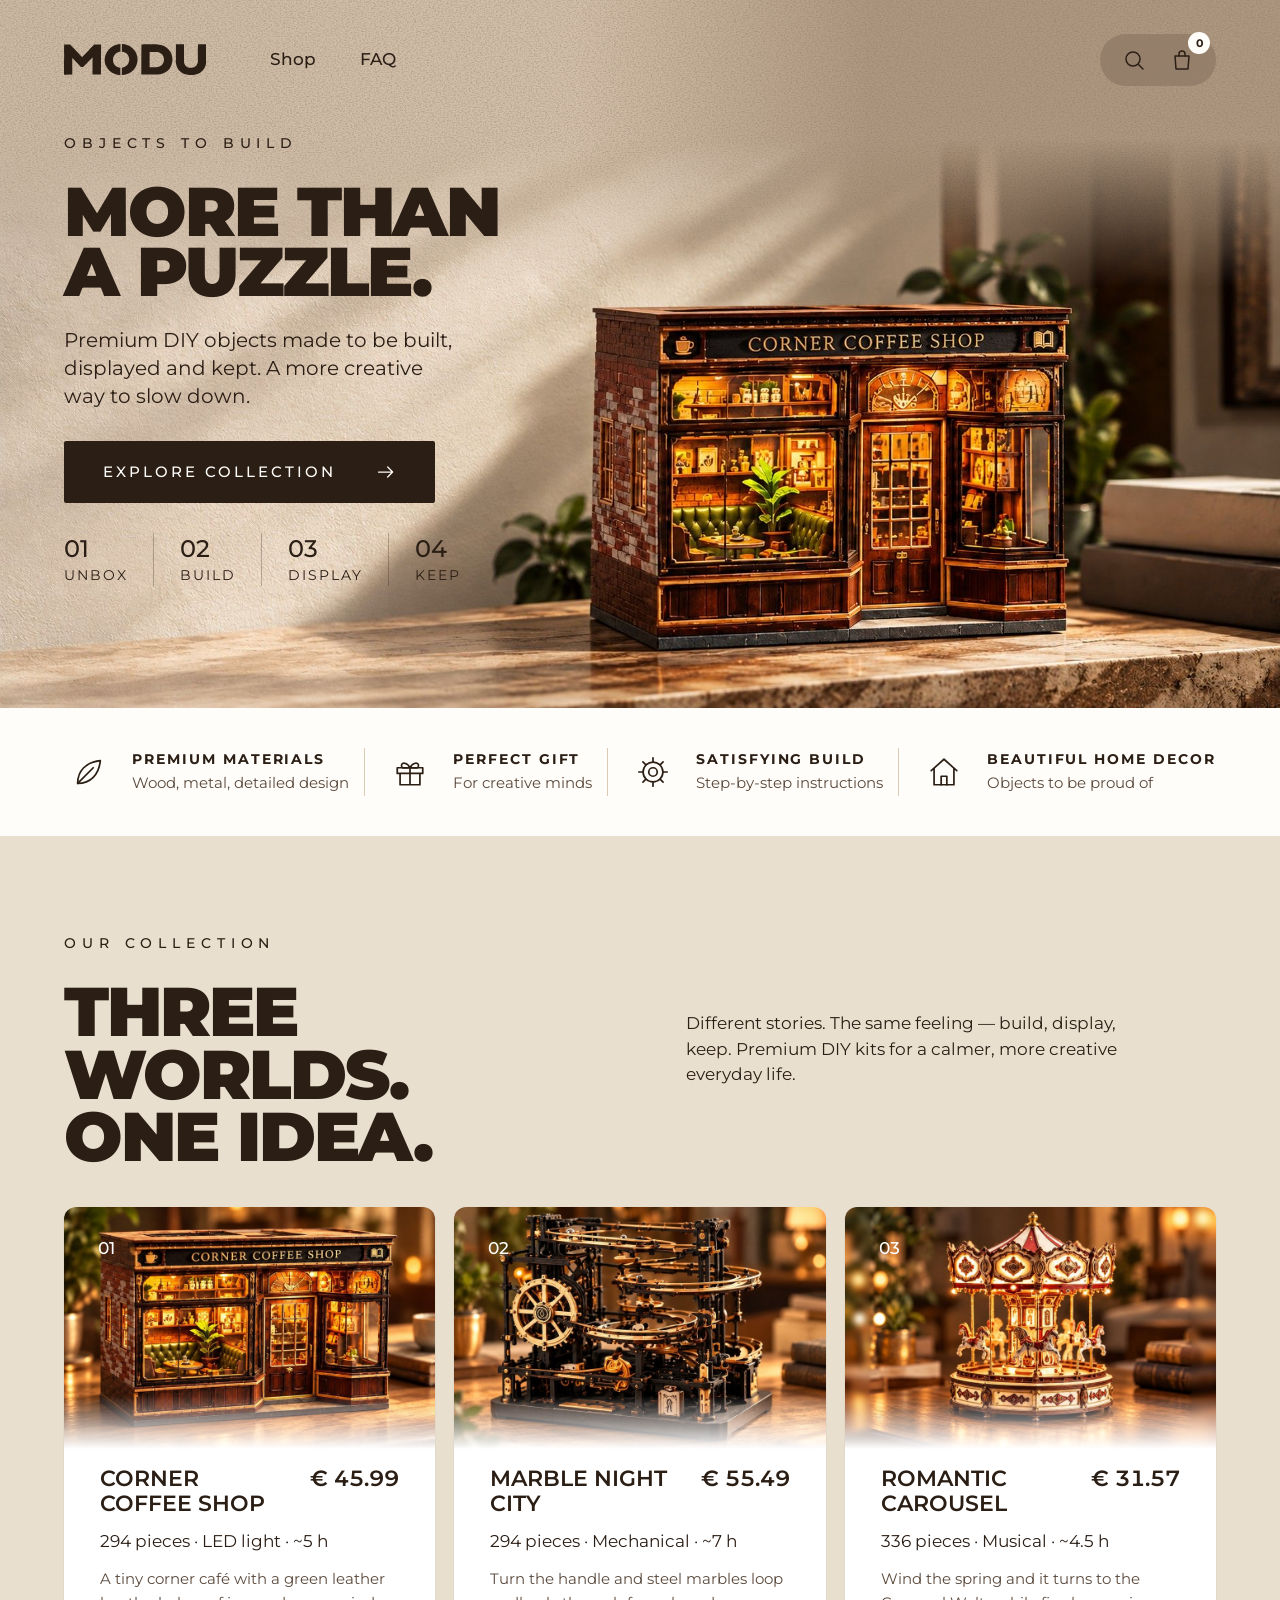
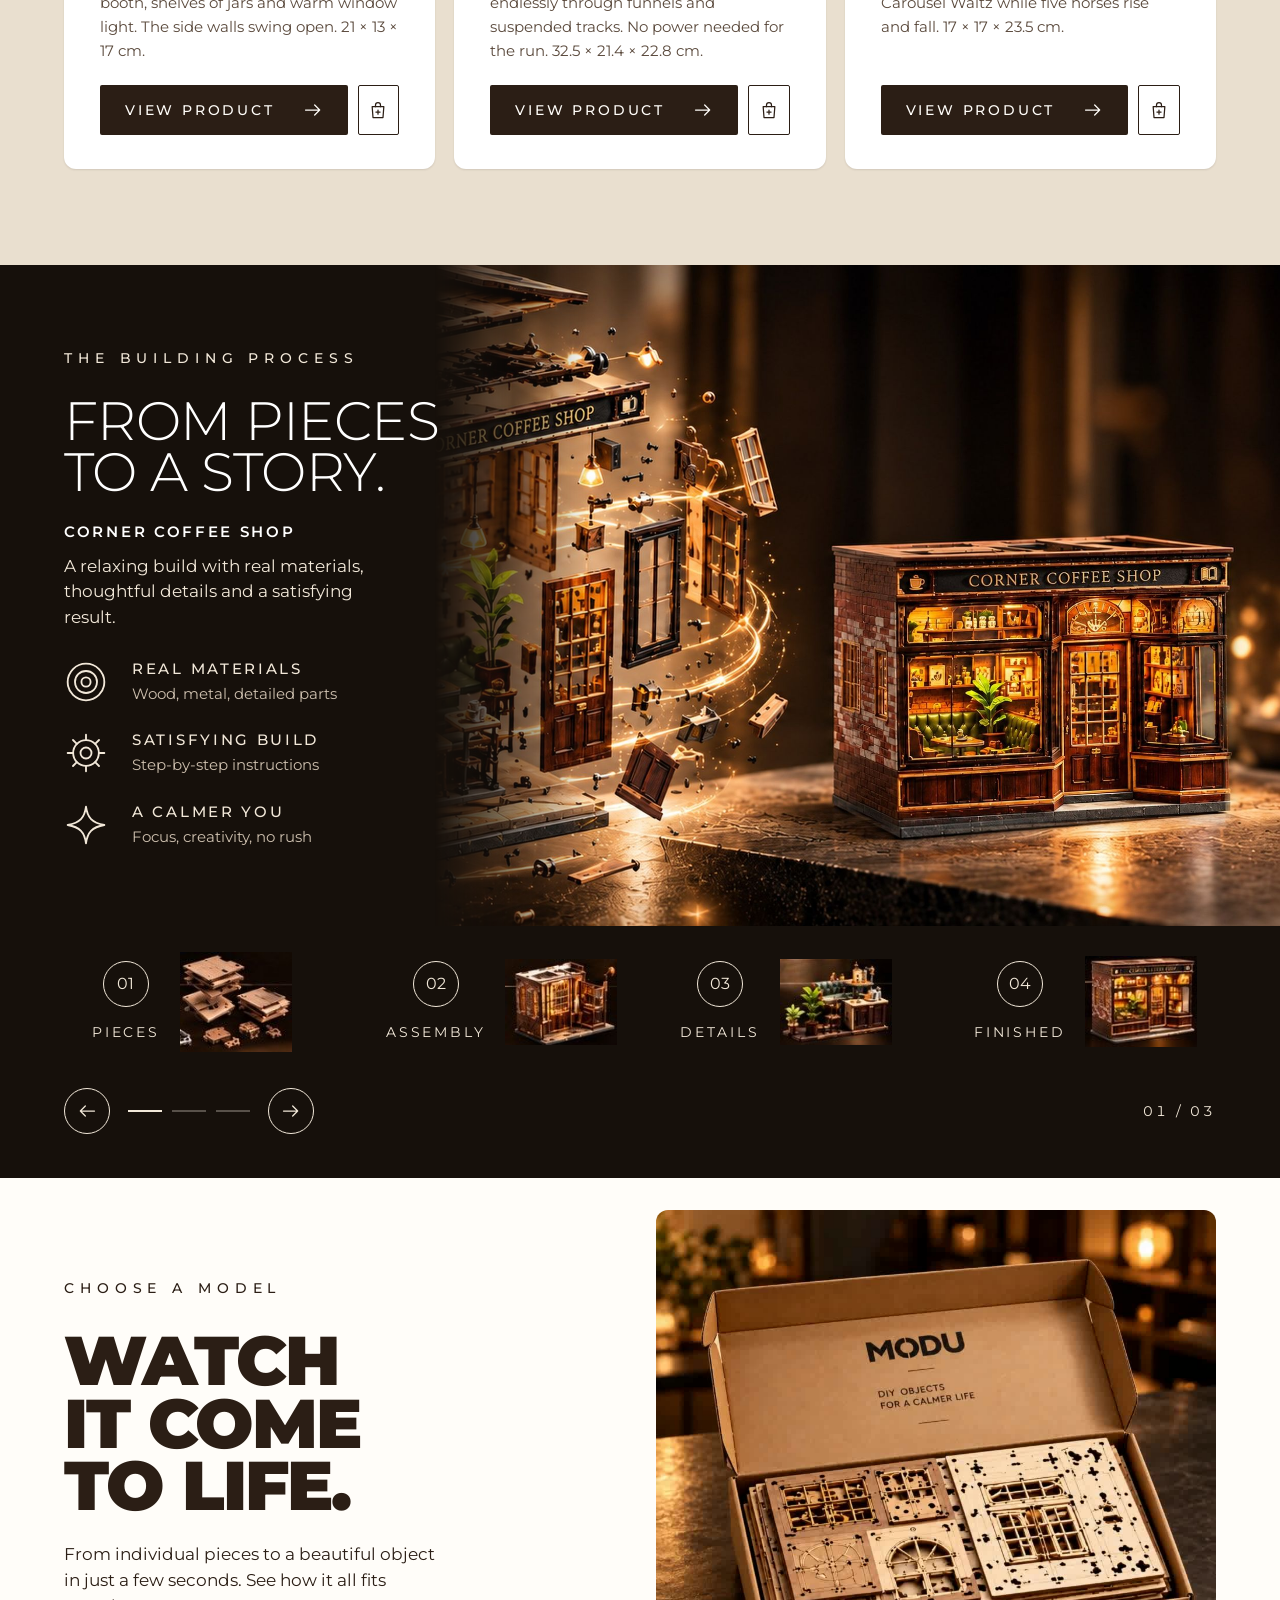
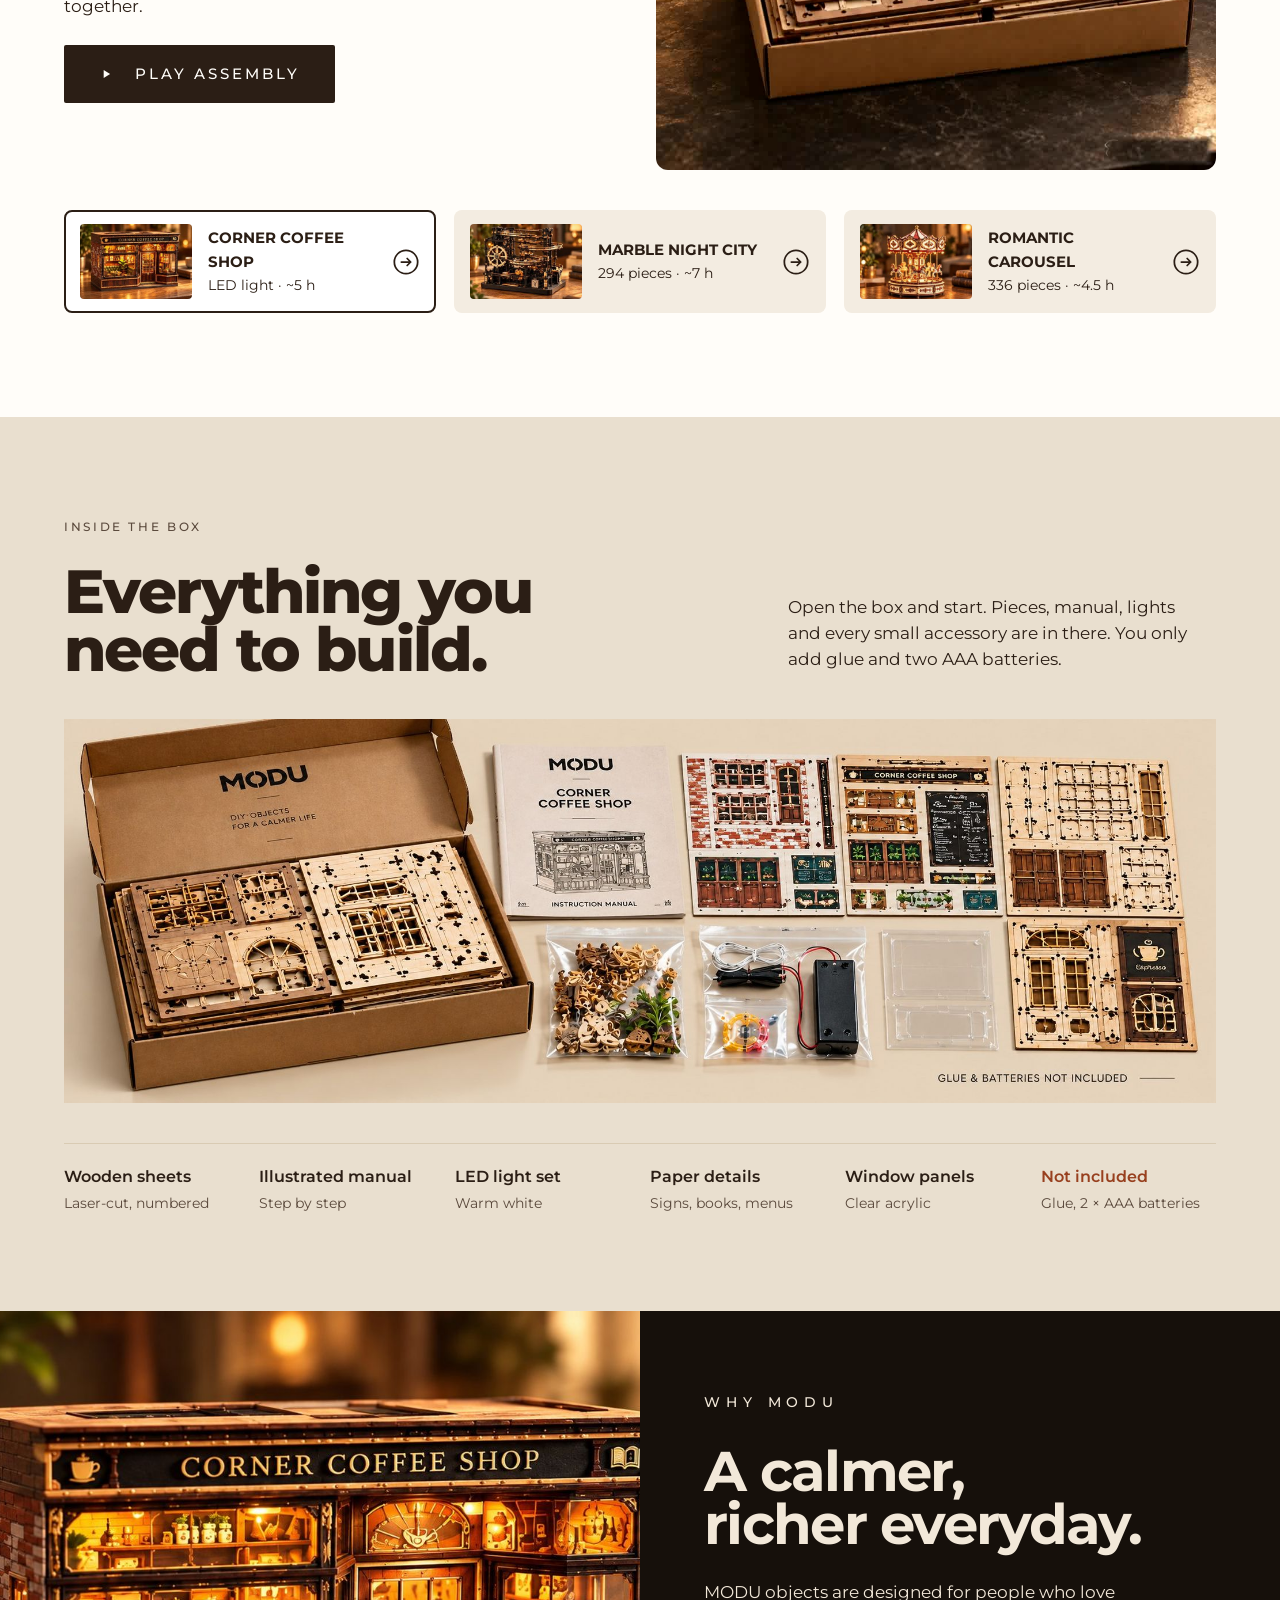
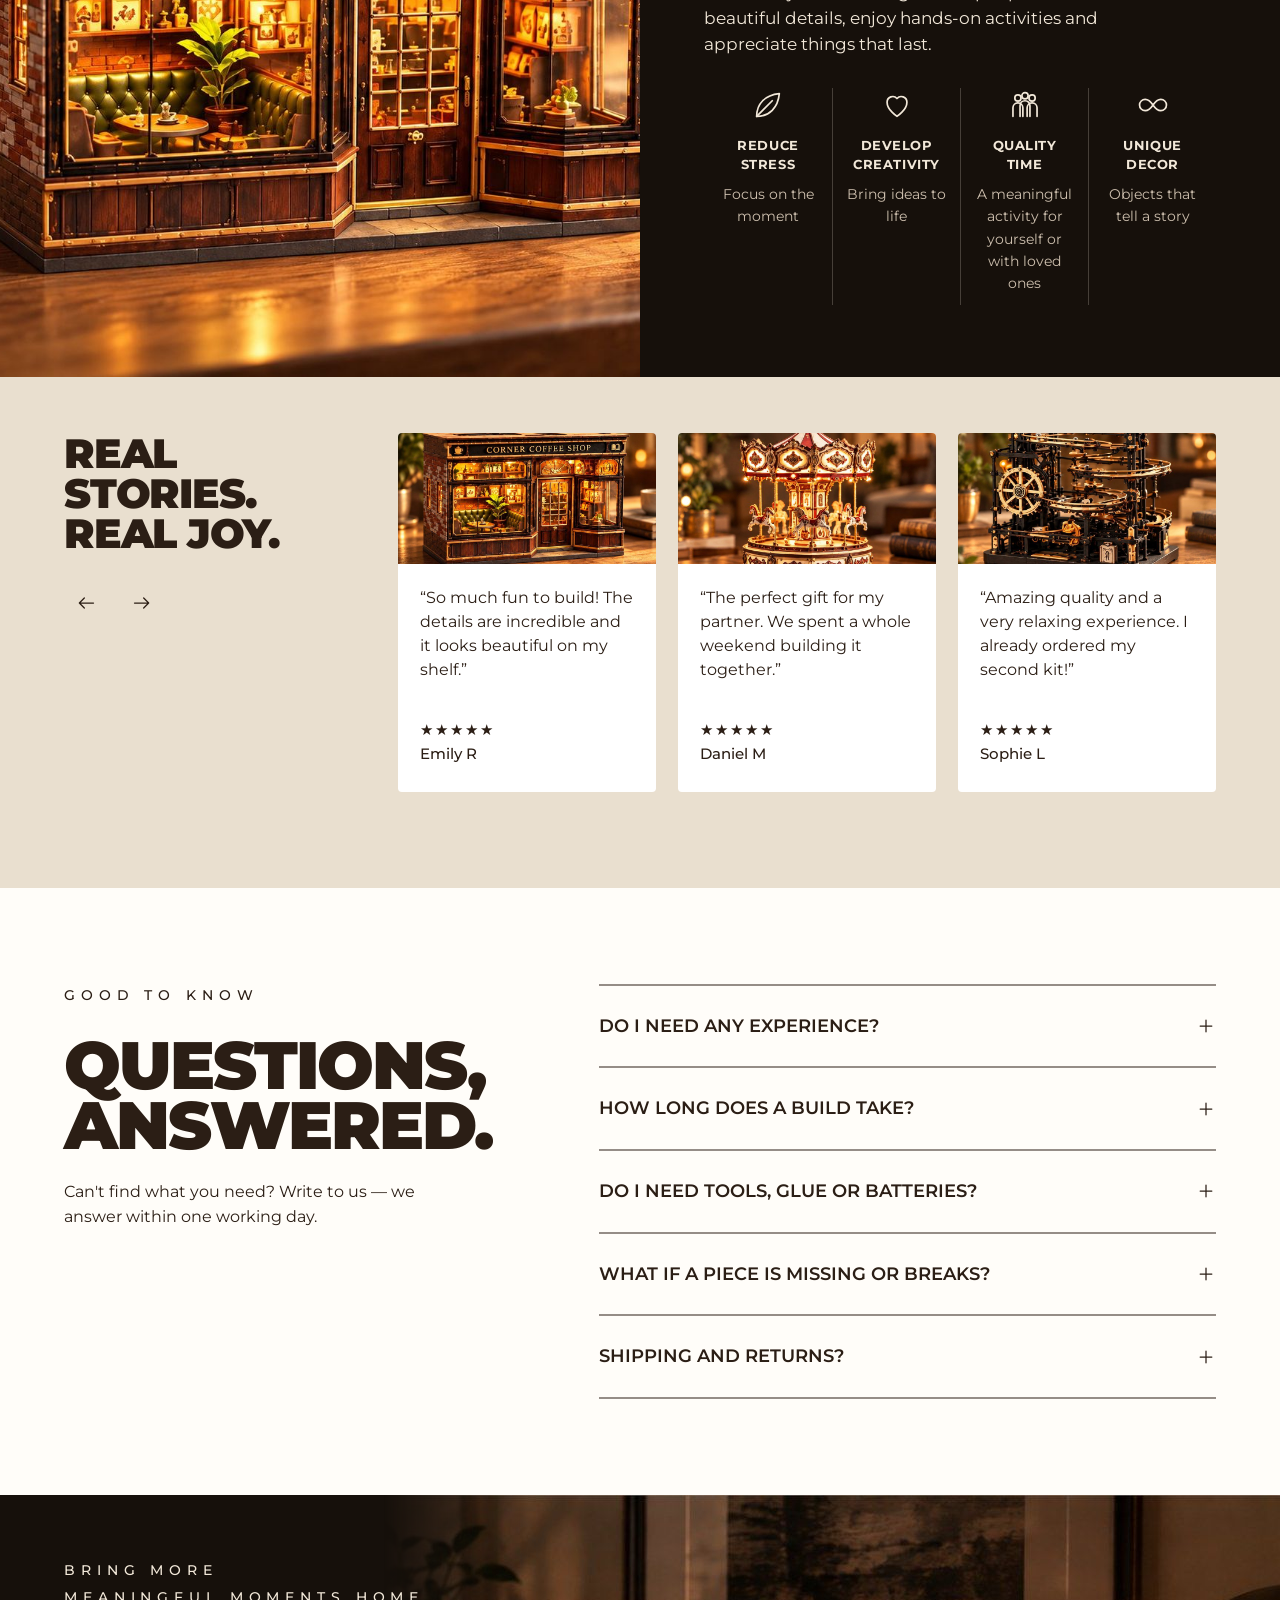
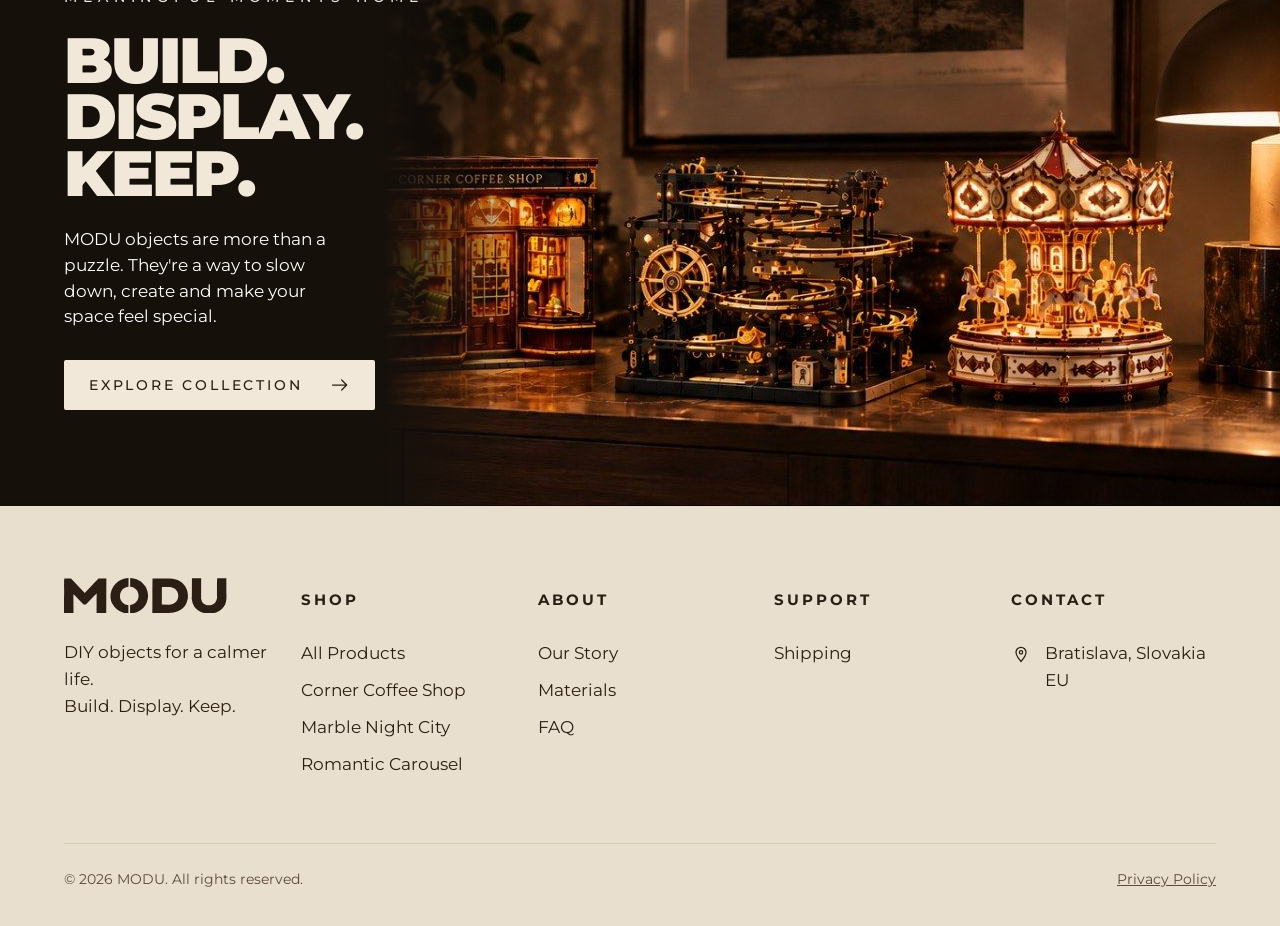
<file: index.html>
<!DOCTYPE html>
<html lang="en">
<head>
<meta charset="utf-8">
<meta name="viewport" content="width=device-width, initial-scale=1, viewport-fit=cover">
<title>MODU</title>
<meta name="description" content="MODU — premium DIY wooden kits to build, display and keep: Corner Coffee Shop, Marble Night City and Romantic Carousel.">
<!-- head:meta -->
<link rel="icon" href="favicon.svg" type="image/svg+xml">
<link rel="icon" href="favicon-32.png" sizes="32x32" type="image/png">
<link rel="apple-touch-icon" href="apple-touch-icon.png">
<meta name="theme-color" content="#2b1e15">
<meta property="og:type" content="website">
<meta property="og:site_name" content="MODU">
<meta property="og:title" content="MODU">
<meta property="og:description" content="MODU — premium DIY wooden kits to build, display and keep: Corner Coffee Shop, Marble Night City and Romantic Carousel.">
<meta property="og:image" content="img/og.jpg">
<meta property="og:image:width" content="1200">
<meta property="og:image:height" content="630">
<meta name="twitter:card" content="summary_large_image">
<!-- /head:meta -->
<link rel="preconnect" href="https://fonts.googleapis.com">
<link rel="preconnect" href="https://fonts.gstatic.com" crossorigin>
<link rel="stylesheet" href="https://fonts.googleapis.com/css2?family=Montserrat:wght@300;400;500;600;700;800;900&display=swap">
<link rel="stylesheet" href="css/style.css">
</head>
<body>

<svg class="sprite" aria-hidden="true" focusable="false">
  <symbol id="i-arrow" viewBox="0 0 24 24"><path d="M3 12h17M14 6l6 6-6 6"/></symbol>
  <symbol id="i-search" viewBox="0 0 24 24"><circle cx="11" cy="11" r="7"/><path d="M16.5 16.5 21 21"/></symbol>
  <symbol id="i-user" viewBox="0 0 24 24"><circle cx="12" cy="8" r="4"/><path d="M4 21c1.2-4 4.2-6 8-6s6.800 2 8 6"/></symbol>
  <symbol id="i-bag" viewBox="0 0 24 24"><path d="M5 8h14l-1 13H6L5 8z"/><path d="M9 8V6a3 3 0 0 1 6 0v2"/></symbol>
  <symbol id="i-bag-add" viewBox="0 0 24 24"><path d="M5 8h14l-1 13H6L5 8z"/><path d="M9 8V6a3 3 0 0 1 6 0v2M12 12v5M9.500 14.500h5"/></symbol>
  <symbol id="i-leaf" viewBox="0 0 24 24"><path d="M4 20c0-9 6-15 16-16-1 10-7 16-16 16z"/><path d="M4 20 15 9"/></symbol>
  <symbol id="i-gift" viewBox="0 0 24 24"><path d="M3 9h18v4H3zM5 13v8h14v-8M12 9v12"/><path d="M12 9c-2-4-6-4-6-1.500S9 9 12 9zm0 0c2-4 6-4 6-1.500S15 9 12 9z"/></symbol>
  <symbol id="i-gear" viewBox="0 0 24 24"><circle cx="12" cy="12" r="3"/><circle cx="12" cy="12" r="7"/><path d="M12 2v3M12 19v3M2 12h3M19 12h3M4.900 4.900 7 7M17 17l2.100 2.100M4.900 19.100 7 17M17 7l2.100-2.100"/></symbol>
  <symbol id="i-home" viewBox="0 0 24 24"><path d="M3 11 12 3l9 8M5 9.500V21h14V9.500"/><path d="M10 21v-6h4v6"/></symbol>
  <symbol id="i-rings" viewBox="0 0 24 24"><circle cx="12" cy="12" r="10"/><circle cx="12" cy="12" r="6"/><circle cx="12" cy="12" r="2.500"/></symbol>
  <symbol id="i-spark" viewBox="0 0 24 24"><path d="M12 2c.800 6 3.200 8.800 10 10-6.800 1.200-9.200 4-10 10-.800-6-3.200-8.800-10-10 6.800-1.200 9.200-4 10-10z"/></symbol>
  <symbol id="i-heart" viewBox="0 0 24 24"><path d="M12 20s-7-4.500-7-10a4 4 0 0 1 7-2.600A4 4 0 0 1 19 10c0 5.500-7 10-7 10z"/></symbol>
  <symbol id="i-people" viewBox="0 0 24 24"><circle cx="7" cy="7" r="2.200"/><circle cx="12" cy="5.500" r="2.200"/><circle cx="17" cy="7" r="2.200"/><path d="M3.500 20v-6a3.500 3.500 0 0 1 7 0v6M13.500 20v-6a3.500 3.500 0 0 1 7 0v6M8.500 20v-7.500a3.500 3.500 0 0 1 7 0V20"/></symbol>
  <symbol id="i-infinity" viewBox="0 0 24 24"><path d="M12 12c-2-3-3.500-4-5.500-4a4 4 0 0 0 0 8c2 0 3.500-1 5.500-4zm0 0c2 3 3.500 4 5.500 4a4 4 0 0 0 0-8c-2 0-3.500 1-5.500 4z"/></symbol>
  <symbol id="i-plus" viewBox="0 0 24 24"><path d="M12 5v14M5 12h14"/></symbol>
  <symbol id="i-mail" viewBox="0 0 24 24"><path d="M3 6h18v12H3z"/><path d="m3 7 9 7 9-7"/></symbol>
  <symbol id="i-pin" viewBox="0 0 24 24"><path d="M12 21s-6-6.500-6-11a6 6 0 0 1 12 0c0 4.500-6 11-6 11z"/><circle cx="12" cy="10" r="2"/></symbol>
  <symbol id="i-close" viewBox="0 0 24 24"><path d="M5 5l14 14M19 5 5 19"/></symbol>
  <symbol id="i-menu" viewBox="0 0 24 24"><path d="M3 7h18M3 12h18M3 17h18"/></symbol>
  <symbol id="i-play" viewBox="0 0 24 24"><path d="M8 5v14l11-7z" fill="currentColor" stroke="none"/></symbol>
  <symbol id="i-circle-arrow" viewBox="0 0 24 24"><circle cx="12" cy="12" r="10"/><path d="M8 12h8M13 9l3 3-3 3"/></symbol>
  <symbol id="i-minus" viewBox="0 0 24 24"><path d="M5 12h14"/></symbol>
  <symbol id="i-clock" viewBox="0 0 24 24"><circle cx="12" cy="12" r="9.500"/><path d="M12 6.500V12l3.500 2"/></symbol>
  <symbol id="i-bulb" viewBox="0 0 24 24"><path d="M9 17h6M10 20.500h4M8.500 14.500A6 6 0 1 1 15.500 14.500c-.700.600-.900 1.300-.900 2.500H9.400c0-1.200-.200-1.900-.900-2.500z"/></symbol>
  <symbol id="i-puzzle" viewBox="0 0 24 24"><path d="M9.500 4.500a2 2 0 1 1 4 0V6H18v4.500h-1.500a2 2 0 1 0 0 4H18V19h-4.500v-1.500a2 2 0 1 0-4 0V19H5v-4.500h1.500a2 2 0 1 0 0-4H5V6h4.500z"/></symbol>
  <symbol id="i-zoom" viewBox="0 0 24 24"><circle cx="11" cy="11" r="7"/><path d="M16.500 16.500 21 21M11 8v6M8 11h6"/></symbol>
  <symbol id="i-cart" viewBox="0 0 24 24"><path d="M3 4h2.500l2 11h10.500l2-8H7"/><circle cx="9.500" cy="19" r="1.300"/><circle cx="16.500" cy="19" r="1.300"/></symbol>
  <symbol id="i-crank" viewBox="0 0 24 24"><circle cx="9" cy="14" r="6"/><circle cx="9" cy="14" r="1.500"/><path d="M9 14 18 5M16 3l4 4"/></symbol>
  <symbol id="i-note" viewBox="0 0 24 24"><path d="M9 18V5l10-2v13"/><circle cx="6.500" cy="18" r="2.500"/><circle cx="16.500" cy="16" r="2.500"/></symbol>
  <symbol id="i-logo" viewBox="0 0 723.8 158.0"><path fill-rule="evenodd" d="M188.5,2.2 153.8,2.2 129.5,27.0 127.2,30.0 94.2,64.5 92.8,66.8 89.0,63.8 31.2,2.5 1.5,2.2 1.0,2.8 1.0,9.2 0.2,11.2 0.5,24.2 0.0,28.5 0.8,59.0 0.0,90.2 0.2,155.2 3.2,155.8 42.2,155.5 41.8,76.5 42.5,72.5 44.0,73.0 85.8,116.8 87.0,117.5 97.5,117.5 128.2,85.5 145.0,69.0 145.5,69.8 145.0,88.2 144.8,155.0 145.2,155.5 187.8,155.5ZM394.5,2.2 393.8,3.8 393.2,47.8 393.2,122.5 392.8,155.0 393.2,155.5 466.5,155.5 476.5,155.0 488.0,153.5 503.2,149.5 517.5,142.8 527.0,135.8 534.8,127.8 541.8,117.5 546.5,107.2 550.8,90.8 551.5,78.0 549.2,61.2 545.8,49.8 542.2,42.2 538.0,35.2 531.8,27.5 526.5,22.5 517.5,15.8 508.0,10.5 498.0,6.8 484.5,3.5 468.8,1.8 408.2,1.8ZM436.2,40.2 469.0,40.2 477.5,41.2 489.5,45.8 494.5,49.2 499.5,54.0 503.5,59.8 506.5,67.0 508.2,75.2 508.2,83.2 507.5,88.0 504.5,96.8 501.5,102.0 496.0,108.0 490.2,112.2 486.0,114.5 476.0,117.5 468.8,118.5 435.2,118.2 435.5,41.2ZM570.0,1.5 569.2,2.2 568.8,81.2 568.0,88.5 568.5,94.2 571.8,109.8 574.5,117.2 579.5,126.5 586.5,135.5 595.8,143.8 601.2,147.2 611.0,152.0 622.8,155.5 640.2,158.0 651.0,158.0 659.8,157.2 673.8,154.2 682.0,151.2 690.2,147.0 696.8,142.5 702.2,137.8 710.8,127.8 716.2,118.5 720.5,107.2 723.2,94.2 723.8,85.8 723.0,56.5 723.0,1.5 682.2,1.5 681.5,2.0 680.5,25.8 680.5,77.0 681.0,86.5 679.5,95.5 677.8,100.5 675.0,105.8 672.0,110.0 668.5,113.5 661.5,117.8 655.2,120.0 649.5,121.2 635.8,120.8 631.0,119.5 626.0,117.2 620.5,113.2 617.2,109.8 614.5,105.5 611.8,98.8 610.0,90.5 610.2,1.5ZM295.0,0.0 294.5,0.2 294.2,38.0 294.8,38.8 303.5,40.2 309.5,42.8 317.0,47.5 322.0,52.5 326.8,59.2 329.8,66.5 332.0,79.0 330.5,89.2 328.8,94.5 325.2,101.2 320.2,107.5 311.2,114.8 304.0,118.2 294.2,120.5 293.8,156.2 294.2,158.0 298.0,158.0 312.8,155.5 328.2,150.2 341.8,142.2 353.5,131.8 361.8,121.2 366.2,113.2 371.2,99.2 373.2,89.5 374.0,76.8 371.8,61.0 366.8,46.5 362.5,38.2 359.8,34.2 349.8,22.8 340.5,15.0 331.2,9.5 323.2,5.8 310.2,1.8ZM285.2,0.0 277.5,1.0 265.8,3.8 252.5,9.0 240.5,16.0 228.2,27.0 219.0,39.0 211.8,53.0 207.8,68.2 206.8,77.0 206.8,84.8 208.2,96.5 210.8,105.2 213.2,111.0 223.2,127.2 232.5,137.2 242.8,145.0 258.5,152.8 271.2,156.2 286.5,158.0 286.5,120.8 278.2,119.5 272.2,117.5 264.2,112.8 258.0,106.8 254.2,101.2 251.2,94.5 249.8,89.2 248.8,82.0 249.5,73.0 251.5,66.0 255.0,58.8 259.2,52.8 265.0,47.2 271.8,43.0 279.8,40.0 287.0,38.8 287.2,0.5Z"/></symbol>
  <symbol id="i-pause" viewBox="0 0 24 24"><path d="M7 5h3.500v14H7zM13.500 5H17v14h-3.500z" fill="currentColor" stroke="none"/></symbol>
  <symbol id="i-replay" viewBox="0 0 24 24"><path d="M4 12a8 8 0 1 0 2.400-5.700M4 4v4.500h4.500"/></symbol>
  <symbol id="i-phone" viewBox="0 0 24 24"><path d="M5 4h4l2 5-2.500 1.500a11 11 0 0 0 5 5L15 13l5 2v4a2 2 0 0 1-2 2A16 16 0 0 1 3 6a2 2 0 0 1 2-2z"/></symbol>
  <symbol id="i-send" viewBox="0 0 24 24"><path d="M21 3 3 10.500l7 2.500 2.500 7L21 3z"/><path d="m10 13 4-4"/></symbol>
</svg>

<header class="site-header">
  <div class="wrap header-row">
    <a class="logo" href="#top" aria-label="MODU home"><svg class="logo-mark" aria-hidden="true"><use href="#i-logo"/></svg><span class="sr-only">MODU</span></a>
    <nav class="nav" id="nav" aria-label="Main">
      <a href="#collection">Shop</a>
            <a href="#faq">FAQ</a>
    </nav>
    <div class="header-tools">
      <button type="button" class="tool" aria-label="Search" data-search-toggle><svg class="ico"><use href="#i-search"/></svg></button>
      <button type="button" class="tool tool-cart" aria-label="Cart" data-cart-open><svg class="ico"><use href="#i-bag"/></svg><span class="cart-count" data-cart-count>0</span></button>
      <button type="button" class="tool tool-menu" aria-label="Menu" aria-expanded="false" aria-controls="nav" data-menu-toggle><svg class="ico"><use href="#i-menu"/></svg></button>
    </div>
  </div>
  <div class="wrap search-wrap" data-search hidden>
    <form class="search-panel" role="search">
      <div class="search-field">
        <svg class="ico"><use href="#i-search"/></svg>
        <label class="sr-only" for="search-input">Search kits</label>
        <input id="search-input" type="search" placeholder="Search kits" autocomplete="off">
        <button type="button" class="search-close" aria-label="Close search" data-search-close><svg class="ico"><use href="#i-close"/></svg></button>
      </div>
      <p class="search-label" data-search-label aria-live="polite"></p>
      <ul class="search-results" data-search-result></ul>
    </form>
  </div>
</header>

<main id="top">

<section class="hero">
  <div class="hero-photo" role="img" aria-label="Corner Coffee Shop miniature glowing on a stone shelf"></div>
  <div class="wrap hero-body">
    <p class="eyebrow eyebrow-wide">Objects to build</p>
    <h1 class="display hero-title">More than<br>a puzzle.</h1>
    <p class="lead hero-lead">Premium DIY objects made to be built, displayed and kept. A more creative way to slow down.</p>
    <a class="btn btn-dark btn-lg" href="#collection">Explore collection <svg class="ico"><use href="#i-arrow"/></svg></a>
    <ol class="hero-steps">
      <li><span>01</span>Unbox</li>
      <li><span>02</span>Build</li>
      <li><span>03</span>Display</li>
      <li><span>04</span>Keep</li>
    </ol>
  </div>
</section>

<section class="perks" aria-label="Why people choose MODU">
  <ul class="wrap perks-row">
    <li><svg class="ico ico-xl"><use href="#i-leaf"/></svg><div><strong>Premium materials</strong><span>Wood, metal, detailed design</span></div></li>
    <li><svg class="ico ico-xl"><use href="#i-gift"/></svg><div><strong>Perfect gift</strong><span>For creative minds</span></div></li>
    <li><svg class="ico ico-xl"><use href="#i-gear"/></svg><div><strong>Satisfying build</strong><span>Step-by-step instructions</span></div></li>
    <li><svg class="ico ico-xl"><use href="#i-home"/></svg><div><strong>Beautiful home decor</strong><span>Objects to be proud of</span></div></li>
  </ul>
</section>

<section class="collection" id="collection">
  <div class="wrap">
    <div class="section-head">
      <div>
        <p class="eyebrow eyebrow-wide">Our collection</p>
        <h2 class="display">Three worlds.<br>One idea.</h2>
      </div>
      <div class="section-head-side">
        <p class="lead">Different stories. The same feeling — build, display, keep. Premium DIY kits for a calmer, more creative everyday life.</p>
        <a class="btn btn-outline" href="#watch">Explore all <svg class="ico"><use href="#i-arrow"/></svg></a>
      </div>
    </div>

    <div class="cards">
      <article class="card" data-product="coffee">
        <div class="card-media"><img src="img/card-1.jpg" alt="Corner Coffee Shop — lit miniature café with a green booth" width="430" height="280" loading="lazy"><span class="card-no">01</span></div>
        <div class="card-body">
          <div class="card-top"><h3><a href="corner-coffee-shop.html">Corner Coffee Shop</a></h3><p class="price">€ 45.99</p></div>
          <p class="card-meta">294 pieces · LED light · ~5 h</p>
          <p class="card-text">A tiny corner café with a green leather booth, shelves of jars and warm window light. The side walls swing open. 21 × 13 × 17 cm.</p>
          <div class="card-actions">
            <a class="btn btn-dark" href="corner-coffee-shop.html">View product <svg class="ico"><use href="#i-arrow"/></svg></a>
            <button type="button" class="btn-icon" data-add="coffee" aria-label="Add Corner Coffee Shop to cart"><svg class="ico"><use href="#i-bag-add"/></svg></button>
          </div>
        </div>
      </article>

      <article class="card" data-product="marble">
        <div class="card-media"><img src="img/card-2.jpg" alt="Marble Night City — black and gold mechanical marble run" width="430" height="280" loading="lazy"><span class="card-no">02</span></div>
        <div class="card-body">
          <div class="card-top"><h3><a href="marble-night-city.html">Marble Night City</a></h3><p class="price">€ 55.49</p></div>
          <p class="card-meta">294 pieces · Mechanical · ~7 h</p>
          <p class="card-text">Turn the handle and steel marbles loop endlessly through funnels and suspended tracks. No power needed for the run. 32.5 × 21.4 × 22.8 cm.</p>
          <div class="card-actions">
            <a class="btn btn-dark" href="marble-night-city.html">View product <svg class="ico"><use href="#i-arrow"/></svg></a>
            <button type="button" class="btn-icon" data-add="marble" aria-label="Add Marble Night City to cart"><svg class="ico"><use href="#i-bag-add"/></svg></button>
          </div>
        </div>
      </article>

      <article class="card" data-product="carousel">
        <div class="card-media"><img src="img/card-3.jpg" alt="Romantic Carousel — wooden music box with five horses" width="430" height="280" loading="lazy"><span class="card-no">03</span></div>
        <div class="card-body">
          <div class="card-top"><h3><a href="romantic-carousel.html">Romantic Carousel</a></h3><p class="price">€ 31.57</p></div>
          <p class="card-meta">336 pieces · Musical · ~4.5 h</p>
          <p class="card-text">Wind the spring and it turns to the Carousel Waltz while five horses rise and fall. 17 × 17 × 23.5 cm.</p>
          <div class="card-actions">
            <a class="btn btn-dark" href="romantic-carousel.html">View product <svg class="ico"><use href="#i-arrow"/></svg></a>
            <button type="button" class="btn-icon" data-add="carousel" aria-label="Add Romantic Carousel to cart"><svg class="ico"><use href="#i-bag-add"/></svg></button>
          </div>
        </div>
      </article>
    </div>
  </div>
</section>

<section class="process" id="process" aria-roledescription="carousel" aria-label="The building process" data-process>
  <div class="process-slides">
    <article class="process-slide is-active" data-slide="coffee" aria-roledescription="slide" aria-label="Corner Coffee Shop">
      <div class="process-stage">
        <div class="process-photo process-photo-coffee" role="img" aria-label="Corner Coffee Shop parts flying together into the finished model"></div>
        <div class="wrap process-body">
          <p class="eyebrow eyebrow-wide">The building process</p>
          <h2 class="display-light">From pieces<br>to a story.</h2>
          <p class="process-name">Corner Coffee Shop</p>
          <p class="lead">A relaxing build with real materials, thoughtful details and a satisfying result.</p>
          <ul class="icon-list">
          <li><svg class="ico ico-2xl"><use href="#i-rings"/></svg><div><strong>Real materials</strong><span>Wood, metal, detailed parts</span></div></li>
          <li><svg class="ico ico-2xl"><use href="#i-gear"/></svg><div><strong>Satisfying build</strong><span>Step-by-step instructions</span></div></li>
          <li><svg class="ico ico-2xl"><use href="#i-spark"/></svg><div><strong>A calmer you</strong><span>Focus, creativity, no rush</span></div></li>
          </ul>
        </div>
      </div>
      <ol class="wrap process-steps">
        <li><div class="step-label"><span class="step-no">01</span>Pieces</div><img src="img/step-1.jpg" alt="Laser-cut wooden sheets" width="112" height="100" loading="lazy"></li>
        <li><div class="step-label"><span class="step-no">02</span>Assembly</div><img src="img/step-2.jpg" alt="Walls and shelves going up" width="112" height="88" loading="lazy"></li>
        <li><div class="step-label"><span class="step-no">03</span>Details</div><img src="img/step-3.jpg" alt="Furniture and plants in place" width="112" height="88" loading="lazy"></li>
        <li><div class="step-label"><span class="step-no">04</span>Finished</div><img src="img/step-4.jpg" alt="Finished Corner Coffee Shop" width="112" height="90" loading="lazy"></li>
      </ol>
    </article>
    <article class="process-slide" data-slide="marble" aria-roledescription="slide" aria-label="Marble Night City" inert>
      <div class="process-stage">
        <div class="process-photo process-photo-marble" role="img" aria-label="Marble Night City parts spiralling together next to the finished marble run"></div>
        <div class="wrap process-body">
          <p class="eyebrow eyebrow-wide">The building process</p>
          <h2 class="display-light">From pieces<br>to a story.</h2>
          <p class="process-name">Marble Night City</p>
          <p class="lead">A mesmerizing mechanical build with real materials, thoughtful details and a satisfying result.</p>
          <ul class="icon-list">
          <li><svg class="ico ico-2xl"><use href="#i-rings"/></svg><div><strong>Real materials</strong><span>Wood, metal, marble balls</span></div></li>
          <li><svg class="ico ico-2xl"><use href="#i-gear"/></svg><div><strong>Satisfying build</strong><span>Step-by-step instructions</span></div></li>
          <li><svg class="ico ico-2xl"><use href="#i-spark"/></svg><div><strong>A calmer you</strong><span>Focus, creativity, no rush</span></div></li>
          </ul>
        </div>
      </div>
      <ol class="wrap process-steps">
        <li><div class="step-label"><span class="step-no">01</span>Pieces</div><img src="img/step-marble-1.jpg" alt="Marble Night City parts laid out" width="112" height="90" loading="lazy"></li>
        <li><div class="step-label"><span class="step-no">02</span>Assembly</div><img src="img/step-marble-2.jpg" alt="Tower and tracks going up" width="112" height="90" loading="lazy"></li>
        <li><div class="step-label"><span class="step-no">03</span>Details</div><img src="img/step-marble-3.jpg" alt="Drive wheel close-up" width="112" height="90" loading="lazy"></li>
        <li><div class="step-label"><span class="step-no">04</span>Finished</div><img src="img/step-marble-4.jpg" alt="Finished Marble Night City" width="112" height="90" loading="lazy"></li>
      </ol>
    </article>
    <article class="process-slide" data-slide="carousel" aria-roledescription="slide" aria-label="Romantic Carousel" inert>
      <div class="process-stage">
        <div class="process-photo process-photo-carousel" role="img" aria-label="Romantic Carousel parts spiralling together next to the finished music box"></div>
        <div class="wrap process-body">
          <p class="eyebrow eyebrow-wide">The building process</p>
          <h2 class="display-light">From pieces<br>to a story.</h2>
          <p class="process-name">Romantic Carousel</p>
          <p class="lead">A relaxing build with real materials, thoughtful details and a satisfying result.</p>
          <ul class="icon-list">
          <li><svg class="ico ico-2xl"><use href="#i-rings"/></svg><div><strong>Real materials</strong><span>Wood, metal, elegant details</span></div></li>
          <li><svg class="ico ico-2xl"><use href="#i-gear"/></svg><div><strong>Satisfying build</strong><span>Step-by-step instructions</span></div></li>
          <li><svg class="ico ico-2xl"><use href="#i-spark"/></svg><div><strong>A calmer you</strong><span>Focus, creativity, no rush</span></div></li>
          </ul>
        </div>
      </div>
      <ol class="wrap process-steps">
        <li><div class="step-label"><span class="step-no">01</span>Pieces</div><img src="img/step-carousel-1.jpg" alt="Romantic Carousel discs and horses laid out" width="112" height="90" loading="lazy"></li>
        <li><div class="step-label"><span class="step-no">02</span>Assembly</div><img src="img/step-carousel-2.jpg" alt="Central column on its base" width="112" height="90" loading="lazy"></li>
        <li><div class="step-label"><span class="step-no">03</span>Details</div><img src="img/step-carousel-3.jpg" alt="Carousel horse close-up" width="112" height="90" loading="lazy"></li>
        <li><div class="step-label"><span class="step-no">04</span>Finished</div><img src="img/step-carousel-4.jpg" alt="Finished Romantic Carousel" width="112" height="90" loading="lazy"></li>
      </ol>
    </article>
  </div>
  <div class="wrap process-nav">
    <button type="button" class="process-arrow" aria-label="Previous kit" data-process-prev><svg class="ico ico-flip"><use href="#i-arrow"/></svg></button>
    <div class="process-dots"><button type="button" class="process-dot" aria-label="Corner Coffee Shop" aria-current="true" data-process-dot="0"></button><button type="button" class="process-dot" aria-label="Marble Night City" aria-current="false" data-process-dot="1"></button><button type="button" class="process-dot" aria-label="Romantic Carousel" aria-current="false" data-process-dot="2"></button></div>
    <button type="button" class="process-arrow" aria-label="Next kit" data-process-next><svg class="ico"><use href="#i-arrow"/></svg></button>
    <p class="process-count" aria-live="polite"><span data-process-current>01</span> / 03</p>
  </div>
</section>

<section class="watch" id="watch">
  <div class="wrap">
    <div class="watch-grid">
      <div class="watch-text">
        <p class="eyebrow eyebrow-wide">Choose a model</p>
        <h2 class="display">Watch it come to life.</h2>
        <p class="lead">From individual pieces to a beautiful object in just a few seconds. See how it all fits together.</p>
        <div class="watch-actions">
          <button type="button" class="btn btn-dark" data-play aria-pressed="false"><svg class="ico ico-sm"><use href="#i-play" data-play-icon/></svg> <span data-play-label>Play assembly</span></button>
          <button type="button" class="btn btn-outline watch-replay" data-replay hidden><svg class="ico ico-sm"><use href="#i-replay"/></svg> Replay</button>
        </div>
        <p class="watch-note" data-play-note aria-live="polite" hidden></p>
      </div>
      <div class="player" data-player>
        <img src="img/assembly-coffee-poster.jpg" alt="Corner Coffee Shop kit in its open box, before assembly" width="960" height="960" data-player-poster>
        <video playsinline muted loop controls preload="none" data-player-video hidden></video>
      </div>
    </div>
    <div class="model-tabs" role="tablist" aria-label="Model">
      <button type="button" role="tab" class="model-tab" aria-selected="true" data-model="coffee"><img src="img/thumb-1.jpg" alt="" width="108" height="72"><span><strong>Corner Coffee Shop</strong><span>LED light · ~5 h</span></span><svg class="ico ico-lg"><use href="#i-circle-arrow"/></svg></button>
      <button type="button" role="tab" class="model-tab" aria-selected="false" data-model="marble"><img src="img/thumb-2.jpg" alt="" width="108" height="72"><span><strong>Marble Night City</strong><span>294 pieces · ~7 h</span></span><svg class="ico ico-lg"><use href="#i-circle-arrow"/></svg></button>
      <button type="button" role="tab" class="model-tab" aria-selected="false" data-model="carousel"><img src="img/thumb-3.jpg" alt="" width="108" height="72"><span><strong>Romantic Carousel</strong><span>336 pieces · ~4.5 h</span></span><svg class="ico ico-lg"><use href="#i-circle-arrow"/></svg></button>
    </div>
  </div>
</section>

<section class="box" id="box">
  <div class="wrap">
    <div class="section-head section-head-end">
      <div>
        <p class="eyebrow">Inside the box</p>
        <h2 class="title-xl">Everything you need to build.</h2>
      </div>
      <p class="lead box-lead">Open the box and start. Pieces, manual, lights and every small accessory are in there. You only add glue and two AAA batteries.</p>
    </div>
    <img class="box-photo" src="img/box.jpg" alt="Corner Coffee Shop kit laid out: wooden sheets, manual, printed panels, small parts, LED set and acrylic windows" width="2172" height="724" loading="lazy">
    <ul class="box-list">
      <li><strong>Wooden sheets</strong><span>Laser-cut, numbered</span></li>
      <li><strong>Illustrated manual</strong><span>Step by step</span></li>
      <li><strong>LED light set</strong><span>Warm white</span></li>
      <li><strong>Paper details</strong><span>Signs, books, menus</span></li>
      <li><strong>Window panels</strong><span>Clear acrylic</span></li>
      <li class="is-missing"><strong>Not included</strong><span>Glue, 2 × AAA batteries</span></li>
    </ul>
  </div>
</section>

<section class="why" id="why">
  <div class="why-photo" role="img" aria-label="Corner Coffee Shop on a wooden table in warm light"></div>
  <div class="why-body">
    <p class="eyebrow eyebrow-wide">Why MODU</p>
    <h2 class="title-xl">A calmer,<br>richer everyday.</h2>
    <p class="lead">MODU objects are designed for people who love beautiful details, enjoy hands-on activities and appreciate things that last.</p>
    <ul class="benefits">
      <li><svg class="ico ico-xl"><use href="#i-leaf"/></svg><strong>Reduce stress</strong><span>Focus on the moment</span></li>
      <li><svg class="ico ico-xl"><use href="#i-heart"/></svg><strong>Develop creativity</strong><span>Bring ideas to life</span></li>
      <li><svg class="ico ico-xl"><use href="#i-people"/></svg><strong>Quality time</strong><span>A meaningful activity for yourself or with loved ones</span></li>
      <li><svg class="ico ico-xl"><use href="#i-infinity"/></svg><strong>Unique decor</strong><span>Objects that tell a story</span></li>
    </ul>
  </div>
</section>

<section class="reviews" id="reviews">
  <div class="wrap reviews-grid">
    <div class="reviews-head">
      <h2 class="display display-sm">Real stories.<br>Real joy.</h2>
      <div class="reviews-nav">
        <button type="button" aria-label="Previous" data-reviews-prev><svg class="ico ico-flip"><use href="#i-arrow"/></svg></button>
        <button type="button" aria-label="Next" data-reviews-next><svg class="ico"><use href="#i-arrow"/></svg></button>
      </div>
    </div>
    <!--
      Review card markup, once real customer reviews exist:
      <article class="review">
        <img src="img/review-1.jpg" alt="…">
        <div class="review-body">
          <blockquote>“Review text.”</blockquote>
          <footer><span class="avatar">AB</span><div><span class="stars" aria-label="5 out of 5">★★★★★</span><cite>Name</cite></div></footer>
        </div>
      </article>
    -->
    <!-- <div class="reviews-track" data-reviews-track>
      <article class="review">
        <img src="img/review-1.jpg" alt="Corner Coffee Shop on a shelf" width="294" height="149" loading="lazy">
        <div class="review-body">
          <span class="sample-tag">Sample text</span>
          <blockquote>“So much fun to build! The details are incredible and it looks beautiful on my shelf.”</blockquote>
          <footer><span class="avatar" aria-hidden="true">[ ]</span><div><span class="stars" aria-hidden="true">★★★★★</span><cite>[Name]</cite></div></footer>
        </div>
      </article>
      <article class="review">
        <img src="img/review-2.jpg" alt="Romantic Carousel lit up in the evening" width="294" height="149" loading="lazy">
        <div class="review-body">
          <span class="sample-tag">Sample text</span>
          <blockquote>“The perfect gift for my partner. We spent a whole weekend building it together.”</blockquote>
          <footer><span class="avatar" aria-hidden="true">[ ]</span><div><span class="stars" aria-hidden="true">★★★★★</span><cite>[Name]</cite></div></footer>
        </div>
      </article>
      <article class="review">
        <img src="img/review-3.jpg" alt="Marble Night City on a desk" width="294" height="149" loading="lazy">
        <div class="review-body">
          <span class="sample-tag">Sample text</span>
          <blockquote>“Amazing quality and a very relaxing experience. I already ordered my second kit!”</blockquote>
          <footer><span class="avatar" aria-hidden="true">[ ]</span><div><span class="stars" aria-hidden="true">★★★★★</span><cite>[Name]</cite></div></footer>
        </div>
      </article>
    </div> -->
   <div class="reviews-track" data-reviews-track>
      <article class="review">
        <img src="img/review-1.jpg" alt="Corner Coffee Shop on a shelf" width="294" height="149" loading="lazy">
        <div class="review-body">
          <blockquote>“So much fun to build! The details are incredible and it looks beautiful on my shelf.”</blockquote>
          <footer><div><span class="stars" aria-hidden="true">★★★★★</span><cite>Emily R</cite></div></footer>
        </div>
      </article>
      <article class="review">
        <img src="img/review-2.jpg" alt="Romantic Carousel lit up in the evening" width="294" height="149" loading="lazy">
        <div class="review-body">
          <blockquote>“The perfect gift for my partner. We spent a whole weekend building it together.”</blockquote>
          <footer><div><span class="stars" aria-hidden="true">★★★★★</span><cite>Daniel M</cite></div></footer>
        </div>
      </article>
      <article class="review">
        <img src="img/review-3.jpg" alt="Marble Night City on a desk" width="294" height="149" loading="lazy">
        <div class="review-body">
          <blockquote>“Amazing quality and a very relaxing experience. I already ordered my second kit!”</blockquote>
          <footer><div><span class="stars" aria-hidden="true">★★★★★</span><cite>Sophie L</cite></div></footer>
        </div>
      </article>
      <article class="review">
        <img src="img/review-1.jpg" alt="Corner Coffee Shop on a shelf" width="294" height="149" loading="lazy">
        <div class="review-body">
          <blockquote>“A perfect way to spend a quiet weekend. I enjoyed every step, and now I have a beautiful little coffee shop to display”</blockquote>
          <footer><div><span class="stars" aria-hidden="true">★★★★★</span><cite>Olivia K</cite></div></footer>
        </div>
      </article>
    </div>
  </div>
</section>

<section class="faq" id="faq">
  <div class="wrap faq-grid">
    <div class="faq-head">
      <p class="eyebrow eyebrow-wide">Good to know</p>
      <h2 class="display">Questions, answered.</h2>
      <p class="lead">Can't find what you need? Write to us<span data-email-inline></span> — we answer within one working day.</p>
    </div>
    <div class="faq-list" data-accordion>
      <details>
        <summary>Do I need any experience?<svg class="ico"><use href="#i-plus"/></svg></summary>
        <p>No. Every piece is laser-cut and numbered, and the illustrated manual shows one step at a time. The kits are rated 4 out of 5 for difficulty and recommended from age 14, so expect a build that asks for patience rather than skill.</p>
      </details>
      <details>
        <summary>How long does a build take?<svg class="ico"><use href="#i-plus"/></svg></summary>
        <p>Romantic Carousel takes about 4.5 hours, Corner Coffee Shop about 5 hours and Marble Night City about 7 hours. Most people spread a build over two or three evenings.</p>
      </details>
      <details>
        <summary>Do I need tools, glue or batteries?<svg class="ico"><use href="#i-plus"/></svg></summary>
        <p>Marble Night City and Romantic Carousel slot together without glue and run on a hand crank and a wind-up spring, so they need no batteries. Corner Coffee Shop needs craft glue for its small details and two AAA batteries for the LED lights. Neither is in the box.</p>
      </details>
      <details>
        <summary>What if a piece is missing or breaks?<svg class="ico"><use href="#i-plus"/></svg></summary>
        <p>Write to us with the model name and the number printed next to the piece on its wooden sheet. We will send you a replacement.</p>
      </details>
      <details>
        <summary>Shipping and returns?<svg class="ico"><use href="#i-plus"/></svg></summary>
        <p>We ship from Bratislava across the EU, and the shipping cost is shown at checkout. You can return an unopened kit within 14 days of delivery.</p>
      </details>
    </div>
  </div>
</section>

<section class="cta" id="join">
  <div class="cta-photo" role="img" aria-label="All three MODU kits glowing on a sideboard"></div>
  <div class="wrap cta-body">
    <p class="eyebrow eyebrow-wide">Bring more<br>meaningful moments home</p>
    <h2 class="display">Build.<br>Display.<br>Keep.</h2>
    <p class="lead">MODU objects are more than a puzzle. They're a way to slow down, create and make your space feel special.</p>
    <a class="btn btn-cream" href="#collection">Explore collection <svg class="ico"><use href="#i-arrow"/></svg></a>
  </div>
</section>

</main>

<footer class="site-footer" id="contact">
  <div class="wrap">
    <div class="footer-grid">
      <div class="footer-brand">
        <a class="logo logo-lg" href="#top"><svg class="logo-mark" aria-hidden="true"><use href="#i-logo"/></svg><span class="sr-only">MODU</span></a>
        <p>DIY objects for a calmer life.<br>Build. Display. Keep.</p>
      </div>
      <nav aria-label="Shop">
        <h2>Shop</h2>
        <a href="#collection">All Products</a>
        <a href="corner-coffee-shop.html">Corner Coffee Shop</a>
        <a href="marble-night-city.html">Marble Night City</a>
        <a href="romantic-carousel.html">Romantic Carousel</a>
      </nav>
      <nav aria-label="About">
        <h2>About</h2>
        <a href="#why">Our Story</a>
        <a href="#box">Materials</a>
                <a href="#faq">FAQ</a>
      </nav>
      <nav aria-label="Support">
        <h2>Support</h2>
        <a href="#faq">Shipping</a>
      </nav>
      <div class="footer-contact">
        <h2>Contact</h2>
        <p data-email-row hidden><svg class="ico"><use href="#i-mail"/></svg><a data-email-link></a></p>
        <p><svg class="ico"><use href="#i-pin"/></svg><span>Bratislava, Slovakia<br>EU</span></p>
      </div>
    </div>
    <div class="footer-bottom">
      <p>© 2026 MODU. All rights reserved.</p>
      <a class="footer-legal" href="privacy.html">Privacy Policy</a>
    </div>
  </div>
</footer>


<dialog class="cart-dialog" data-cart-dialog aria-labelledby="cart-title">
  <button type="button" class="dialog-close" aria-label="Close" data-dialog-close><svg class="ico"><use href="#i-close"/></svg></button>
  <h2 id="cart-title">Your cart</h2>
  <ul class="cart-lines" data-cart-lines></ul>
  <p class="cart-empty" data-cart-empty>Your cart is empty. Pick a kit from the collection.</p>
  <p class="cart-total" data-cart-total-row hidden><span>Total</span><strong data-cart-total></strong></p>
  <a class="btn btn-dark btn-block cart-checkout" href="checkout.html" data-cart-checkout hidden>Go to cart <svg class="ico"><use href="#i-arrow"/></svg></a>
</dialog>

<script src="js/main.js"></script>
</body>
</html>
</file>
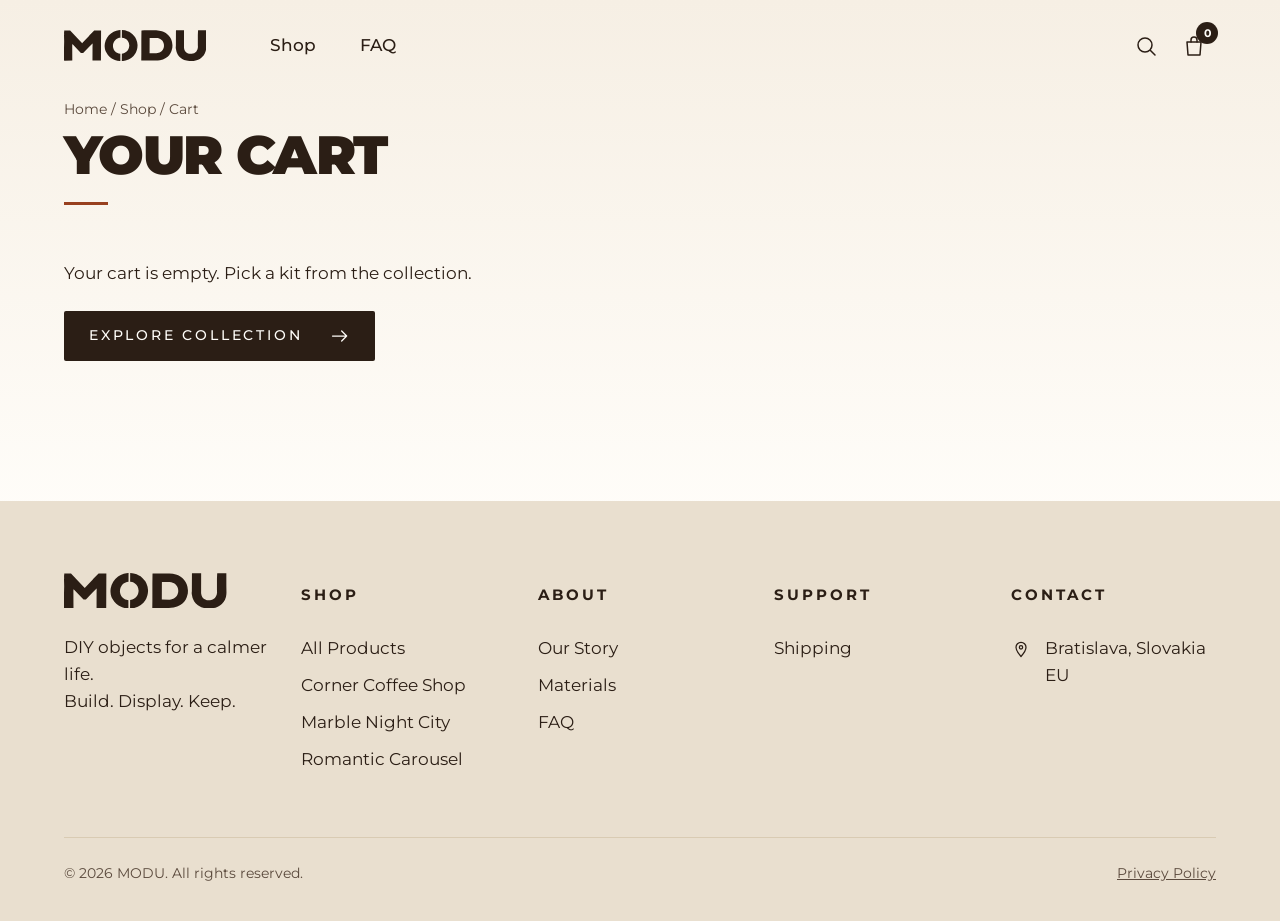
<file: checkout.html>
<!DOCTYPE html>
<html lang="en">
<head>
<meta charset="utf-8">
<meta name="viewport" content="width=device-width, initial-scale=1, viewport-fit=cover">
<title>Cart — MODU</title>
<meta name="robots" content="noindex">
<!-- head:meta -->
<link rel="icon" href="favicon.svg" type="image/svg+xml">
<link rel="icon" href="favicon-32.png" sizes="32x32" type="image/png">
<link rel="apple-touch-icon" href="apple-touch-icon.png">
<meta name="theme-color" content="#2b1e15">
<meta property="og:type" content="website">
<meta property="og:site_name" content="MODU">
<meta property="og:title" content="Cart — MODU">
<meta property="og:description" content="Premium DIY wooden kits to build, display and keep.">
<meta property="og:image" content="img/og.jpg">
<meta property="og:image:width" content="1200">
<meta property="og:image:height" content="630">
<meta name="twitter:card" content="summary_large_image">
<!-- /head:meta -->
<link rel="preconnect" href="https://fonts.googleapis.com">
<link rel="preconnect" href="https://fonts.gstatic.com" crossorigin>
<link rel="stylesheet" href="https://fonts.googleapis.com/css2?family=Montserrat:wght@300;400;500;600;700;800;900&display=swap">
<link rel="stylesheet" href="css/style.css">
</head>
<body class="page-product page-checkout">

<svg class="sprite" aria-hidden="true" focusable="false">
  <symbol id="i-arrow" viewBox="0 0 24 24"><path d="M3 12h17M14 6l6 6-6 6"/></symbol>
  <symbol id="i-search" viewBox="0 0 24 24"><circle cx="11" cy="11" r="7"/><path d="M16.5 16.5 21 21"/></symbol>
  <symbol id="i-user" viewBox="0 0 24 24"><circle cx="12" cy="8" r="4"/><path d="M4 21c1.2-4 4.2-6 8-6s6.800 2 8 6"/></symbol>
  <symbol id="i-bag" viewBox="0 0 24 24"><path d="M5 8h14l-1 13H6L5 8z"/><path d="M9 8V6a3 3 0 0 1 6 0v2"/></symbol>
  <symbol id="i-bag-add" viewBox="0 0 24 24"><path d="M5 8h14l-1 13H6L5 8z"/><path d="M9 8V6a3 3 0 0 1 6 0v2M12 12v5M9.500 14.500h5"/></symbol>
  <symbol id="i-leaf" viewBox="0 0 24 24"><path d="M4 20c0-9 6-15 16-16-1 10-7 16-16 16z"/><path d="M4 20 15 9"/></symbol>
  <symbol id="i-gift" viewBox="0 0 24 24"><path d="M3 9h18v4H3zM5 13v8h14v-8M12 9v12"/><path d="M12 9c-2-4-6-4-6-1.500S9 9 12 9zm0 0c2-4 6-4 6-1.500S15 9 12 9z"/></symbol>
  <symbol id="i-gear" viewBox="0 0 24 24"><circle cx="12" cy="12" r="3"/><circle cx="12" cy="12" r="7"/><path d="M12 2v3M12 19v3M2 12h3M19 12h3M4.900 4.900 7 7M17 17l2.100 2.100M4.900 19.100 7 17M17 7l2.100-2.100"/></symbol>
  <symbol id="i-home" viewBox="0 0 24 24"><path d="M3 11 12 3l9 8M5 9.500V21h14V9.500"/><path d="M10 21v-6h4v6"/></symbol>
  <symbol id="i-rings" viewBox="0 0 24 24"><circle cx="12" cy="12" r="10"/><circle cx="12" cy="12" r="6"/><circle cx="12" cy="12" r="2.500"/></symbol>
  <symbol id="i-spark" viewBox="0 0 24 24"><path d="M12 2c.800 6 3.200 8.800 10 10-6.800 1.200-9.200 4-10 10-.800-6-3.200-8.800-10-10 6.800-1.200 9.200-4 10-10z"/></symbol>
  <symbol id="i-heart" viewBox="0 0 24 24"><path d="M12 20s-7-4.500-7-10a4 4 0 0 1 7-2.600A4 4 0 0 1 19 10c0 5.500-7 10-7 10z"/></symbol>
  <symbol id="i-people" viewBox="0 0 24 24"><circle cx="7" cy="7" r="2.200"/><circle cx="12" cy="5.500" r="2.200"/><circle cx="17" cy="7" r="2.200"/><path d="M3.500 20v-6a3.500 3.500 0 0 1 7 0v6M13.500 20v-6a3.500 3.500 0 0 1 7 0v6M8.500 20v-7.500a3.500 3.500 0 0 1 7 0V20"/></symbol>
  <symbol id="i-infinity" viewBox="0 0 24 24"><path d="M12 12c-2-3-3.500-4-5.500-4a4 4 0 0 0 0 8c2 0 3.500-1 5.500-4zm0 0c2 3 3.500 4 5.500 4a4 4 0 0 0 0-8c-2 0-3.500 1-5.500 4z"/></symbol>
  <symbol id="i-plus" viewBox="0 0 24 24"><path d="M12 5v14M5 12h14"/></symbol>
  <symbol id="i-mail" viewBox="0 0 24 24"><path d="M3 6h18v12H3z"/><path d="m3 7 9 7 9-7"/></symbol>
  <symbol id="i-pin" viewBox="0 0 24 24"><path d="M12 21s-6-6.500-6-11a6 6 0 0 1 12 0c0 4.500-6 11-6 11z"/><circle cx="12" cy="10" r="2"/></symbol>
  <symbol id="i-close" viewBox="0 0 24 24"><path d="M5 5l14 14M19 5 5 19"/></symbol>
  <symbol id="i-menu" viewBox="0 0 24 24"><path d="M3 7h18M3 12h18M3 17h18"/></symbol>
  <symbol id="i-play" viewBox="0 0 24 24"><path d="M8 5v14l11-7z" fill="currentColor" stroke="none"/></symbol>
  <symbol id="i-circle-arrow" viewBox="0 0 24 24"><circle cx="12" cy="12" r="10"/><path d="M8 12h8M13 9l3 3-3 3"/></symbol>
  <symbol id="i-minus" viewBox="0 0 24 24"><path d="M5 12h14"/></symbol>
  <symbol id="i-clock" viewBox="0 0 24 24"><circle cx="12" cy="12" r="9.500"/><path d="M12 6.500V12l3.500 2"/></symbol>
  <symbol id="i-bulb" viewBox="0 0 24 24"><path d="M9 17h6M10 20.500h4M8.500 14.500A6 6 0 1 1 15.500 14.500c-.700.600-.900 1.300-.900 2.500H9.400c0-1.200-.200-1.900-.900-2.500z"/></symbol>
  <symbol id="i-puzzle" viewBox="0 0 24 24"><path d="M9.500 4.500a2 2 0 1 1 4 0V6H18v4.500h-1.500a2 2 0 1 0 0 4H18V19h-4.500v-1.500a2 2 0 1 0-4 0V19H5v-4.500h1.500a2 2 0 1 0 0-4H5V6h4.500z"/></symbol>
  <symbol id="i-zoom" viewBox="0 0 24 24"><circle cx="11" cy="11" r="7"/><path d="M16.500 16.500 21 21M11 8v6M8 11h6"/></symbol>
  <symbol id="i-cart" viewBox="0 0 24 24"><path d="M3 4h2.500l2 11h10.500l2-8H7"/><circle cx="9.500" cy="19" r="1.300"/><circle cx="16.500" cy="19" r="1.300"/></symbol>
  <symbol id="i-crank" viewBox="0 0 24 24"><circle cx="9" cy="14" r="6"/><circle cx="9" cy="14" r="1.500"/><path d="M9 14 18 5M16 3l4 4"/></symbol>
  <symbol id="i-note" viewBox="0 0 24 24"><path d="M9 18V5l10-2v13"/><circle cx="6.500" cy="18" r="2.500"/><circle cx="16.500" cy="16" r="2.500"/></symbol>
  <symbol id="i-logo" viewBox="0 0 723.8 158.0"><path fill-rule="evenodd" d="M188.5,2.2 153.8,2.2 129.5,27.0 127.2,30.0 94.2,64.5 92.8,66.8 89.0,63.8 31.2,2.5 1.5,2.2 1.0,2.8 1.0,9.2 0.2,11.2 0.5,24.2 0.0,28.5 0.8,59.0 0.0,90.2 0.2,155.2 3.2,155.8 42.2,155.5 41.8,76.5 42.5,72.5 44.0,73.0 85.8,116.8 87.0,117.5 97.5,117.5 128.2,85.5 145.0,69.0 145.5,69.8 145.0,88.2 144.8,155.0 145.2,155.5 187.8,155.5ZM394.5,2.2 393.8,3.8 393.2,47.8 393.2,122.5 392.8,155.0 393.2,155.5 466.5,155.5 476.5,155.0 488.0,153.5 503.2,149.5 517.5,142.8 527.0,135.8 534.8,127.8 541.8,117.5 546.5,107.2 550.8,90.8 551.5,78.0 549.2,61.2 545.8,49.8 542.2,42.2 538.0,35.2 531.8,27.5 526.5,22.5 517.5,15.8 508.0,10.5 498.0,6.8 484.5,3.5 468.8,1.8 408.2,1.8ZM436.2,40.2 469.0,40.2 477.5,41.2 489.5,45.8 494.5,49.2 499.5,54.0 503.5,59.8 506.5,67.0 508.2,75.2 508.2,83.2 507.5,88.0 504.5,96.8 501.5,102.0 496.0,108.0 490.2,112.2 486.0,114.5 476.0,117.5 468.8,118.5 435.2,118.2 435.5,41.2ZM570.0,1.5 569.2,2.2 568.8,81.2 568.0,88.5 568.5,94.2 571.8,109.8 574.5,117.2 579.5,126.5 586.5,135.5 595.8,143.8 601.2,147.2 611.0,152.0 622.8,155.5 640.2,158.0 651.0,158.0 659.8,157.2 673.8,154.2 682.0,151.2 690.2,147.0 696.8,142.5 702.2,137.8 710.8,127.8 716.2,118.5 720.5,107.2 723.2,94.2 723.8,85.8 723.0,56.5 723.0,1.5 682.2,1.5 681.5,2.0 680.5,25.8 680.5,77.0 681.0,86.5 679.5,95.5 677.8,100.5 675.0,105.8 672.0,110.0 668.5,113.5 661.5,117.8 655.2,120.0 649.5,121.2 635.8,120.8 631.0,119.5 626.0,117.2 620.5,113.2 617.2,109.8 614.5,105.5 611.8,98.8 610.0,90.5 610.2,1.5ZM295.0,0.0 294.5,0.2 294.2,38.0 294.8,38.8 303.5,40.2 309.5,42.8 317.0,47.5 322.0,52.5 326.8,59.2 329.8,66.5 332.0,79.0 330.5,89.2 328.8,94.5 325.2,101.2 320.2,107.5 311.2,114.8 304.0,118.2 294.2,120.5 293.8,156.2 294.2,158.0 298.0,158.0 312.8,155.5 328.2,150.2 341.8,142.2 353.5,131.8 361.8,121.2 366.2,113.2 371.2,99.2 373.2,89.5 374.0,76.8 371.8,61.0 366.8,46.5 362.5,38.2 359.8,34.2 349.8,22.8 340.5,15.0 331.2,9.5 323.2,5.8 310.2,1.8ZM285.2,0.0 277.5,1.0 265.8,3.8 252.5,9.0 240.5,16.0 228.2,27.0 219.0,39.0 211.8,53.0 207.8,68.2 206.8,77.0 206.8,84.8 208.2,96.5 210.8,105.2 213.2,111.0 223.2,127.2 232.5,137.2 242.8,145.0 258.5,152.8 271.2,156.2 286.5,158.0 286.5,120.8 278.2,119.5 272.2,117.5 264.2,112.8 258.0,106.8 254.2,101.2 251.2,94.5 249.8,89.2 248.8,82.0 249.5,73.0 251.5,66.0 255.0,58.8 259.2,52.8 265.0,47.2 271.8,43.0 279.8,40.0 287.0,38.8 287.2,0.5Z"/></symbol>
  <symbol id="i-pause" viewBox="0 0 24 24"><path d="M7 5h3.500v14H7zM13.500 5H17v14h-3.500z" fill="currentColor" stroke="none"/></symbol>
  <symbol id="i-replay" viewBox="0 0 24 24"><path d="M4 12a8 8 0 1 0 2.400-5.700M4 4v4.500h4.500"/></symbol>
  <symbol id="i-phone" viewBox="0 0 24 24"><path d="M5 4h4l2 5-2.500 1.500a11 11 0 0 0 5 5L15 13l5 2v4a2 2 0 0 1-2 2A16 16 0 0 1 3 6a2 2 0 0 1 2-2z"/></symbol>
  <symbol id="i-send" viewBox="0 0 24 24"><path d="M21 3 3 10.500l7 2.500 2.500 7L21 3z"/><path d="m10 13 4-4"/></symbol>
</svg>

<header class="site-header site-header-static">
  <div class="wrap header-row">
    <a class="logo" href="index.html" aria-label="MODU home"><svg class="logo-mark" aria-hidden="true"><use href="#i-logo"/></svg><span class="sr-only">MODU</span></a>
    <nav class="nav" id="nav" aria-label="Main">
      <a href="index.html#collection">Shop</a>
            <a href="index.html#faq">FAQ</a>
    </nav>
    <div class="header-tools">
      <button type="button" class="tool" aria-label="Search" data-search-toggle><svg class="ico"><use href="#i-search"/></svg></button>
      <button type="button" class="tool tool-cart" aria-label="Cart" data-cart-open><svg class="ico"><use href="#i-bag"/></svg><span class="cart-count" data-cart-count>0</span></button>
      <button type="button" class="tool tool-menu" aria-label="Menu" aria-expanded="false" aria-controls="nav" data-menu-toggle><svg class="ico"><use href="#i-menu"/></svg></button>
    </div>
  </div>
  <div class="wrap search-wrap" data-search hidden>
    <form class="search-panel" role="search">
      <div class="search-field">
        <svg class="ico"><use href="#i-search"/></svg>
        <label class="sr-only" for="search-input">Search kits</label>
        <input id="search-input" type="search" placeholder="Search kits" autocomplete="off">
        <button type="button" class="search-close" aria-label="Close search" data-search-close><svg class="ico"><use href="#i-close"/></svg></button>
      </div>
      <p class="search-label" data-search-label aria-live="polite"></p>
      <ul class="search-results" data-search-result></ul>
    </form>
  </div>
</header>

<main>
<section class="checkout">
  <div class="wrap">
    <nav class="crumbs" aria-label="Breadcrumb"><a href="index.html">Home</a> / <a href="index.html#collection">Shop</a> / <span aria-current="page">Cart</span></nav>
    <h1 class="display product-title">Your cart</h1>

    <div class="checkout-empty" data-checkout-empty hidden>
      <p class="lead">Your cart is empty. Pick a kit from the collection.</p>
      <a class="btn btn-dark" href="index.html#collection">Explore collection <svg class="ico"><use href="#i-arrow"/></svg></a>
    </div>

    <div class="checkout-grid" data-checkout data-checkout-body>
      <ul class="cart-page-lines" data-page-lines></ul>
      <aside class="summary" aria-label="Order summary">
        <h2>Summary</h2>
        <p class="summary-row"><span>Kits</span><span data-page-count></span></p>
        <p class="cart-total"><span>Total</span><strong data-summary-total></strong></p>
        <button type="button" class="btn btn-dark btn-block" data-pay>Pay now <svg class="ico"><use href="#i-arrow"/></svg></button>
        <a class="summary-back" href="index.html#collection">Continue shopping</a>
      </aside>
    </div>
  </div>
</section>

<dialog class="preorder-dialog" data-preorder-dialog aria-labelledby="preorder-title">
  <button type="button" class="dialog-close" aria-label="Close" data-dialog-close><svg class="ico"><use href="#i-close"/></svg></button>
  <form data-preorder novalidate>
    <p class="eyebrow eyebrow-wide">Opening soon</p>
    <h2 id="preorder-title" class="display display-sm">We are not<br>open yet.</h2>
    <p>MODU is running a test before launch, so nothing was charged and no order was placed. Leave your email and we will write to you first when the shop opens.</p>
    <div class="field">
      <label for="co-email">Email</label>
      <input id="co-email" name="email" type="email" autocomplete="email" placeholder="name@example.com" required>
    </div>
    <button type="submit" class="btn btn-dark btn-block" data-place-order>Notify me first <svg class="ico"><use href="#i-arrow"/></svg></button>
    <p class="summary-note" data-order-note aria-live="polite">We use your email only to tell you when MODU opens. See our <a href="privacy.html" target="_blank" rel="noopener">Privacy Policy</a>.</p>
  </form>
</dialog>
</main>

<footer class="site-footer" id="contact">
  <div class="wrap">
    <div class="footer-grid">
      <div class="footer-brand">
        <a class="logo logo-lg" href="index.html"><svg class="logo-mark" aria-hidden="true"><use href="#i-logo"/></svg><span class="sr-only">MODU</span></a>
        <p>DIY objects for a calmer life.<br>Build. Display. Keep.</p>
      </div>
      <nav aria-label="Shop">
        <h2>Shop</h2>
        <a href="index.html#collection">All Products</a>
        <a href="corner-coffee-shop.html">Corner Coffee Shop</a>
        <a href="marble-night-city.html">Marble Night City</a>
        <a href="romantic-carousel.html">Romantic Carousel</a>
      </nav>
      <nav aria-label="About">
        <h2>About</h2>
        <a href="index.html#why">Our Story</a>
        <a href="index.html#box">Materials</a>
                <a href="index.html#faq">FAQ</a>
      </nav>
      <nav aria-label="Support">
        <h2>Support</h2>
        <a href="index.html#faq">Shipping</a>
      </nav>
      <div class="footer-contact">
        <h2>Contact</h2>
        <p data-email-row hidden><svg class="ico"><use href="#i-mail"/></svg><a data-email-link></a></p>
        <p><svg class="ico"><use href="#i-pin"/></svg><span>Bratislava, Slovakia<br>EU</span></p>
      </div>
    </div>
    <div class="footer-bottom">
      <p>© 2026 MODU. All rights reserved.</p>
      <a class="footer-legal" href="privacy.html">Privacy Policy</a>
    </div>
  </div>
</footer>

<dialog class="cart-dialog" data-cart-dialog aria-labelledby="cart-title">
  <button type="button" class="dialog-close" aria-label="Close" data-dialog-close><svg class="ico"><use href="#i-close"/></svg></button>
  <h2 id="cart-title">Your cart</h2>
  <ul class="cart-lines" data-cart-lines></ul>
  <p class="cart-empty" data-cart-empty>Your cart is empty. Pick a kit from the collection.</p>
  <p class="cart-total" data-cart-total-row hidden><span>Total</span><strong data-cart-total></strong></p>
  <a class="btn btn-dark btn-block cart-checkout" href="checkout.html" data-cart-checkout hidden>Go to cart <svg class="ico"><use href="#i-arrow"/></svg></a>
</dialog>

<script src="js/main.js"></script>
</body>
</html>
</file>
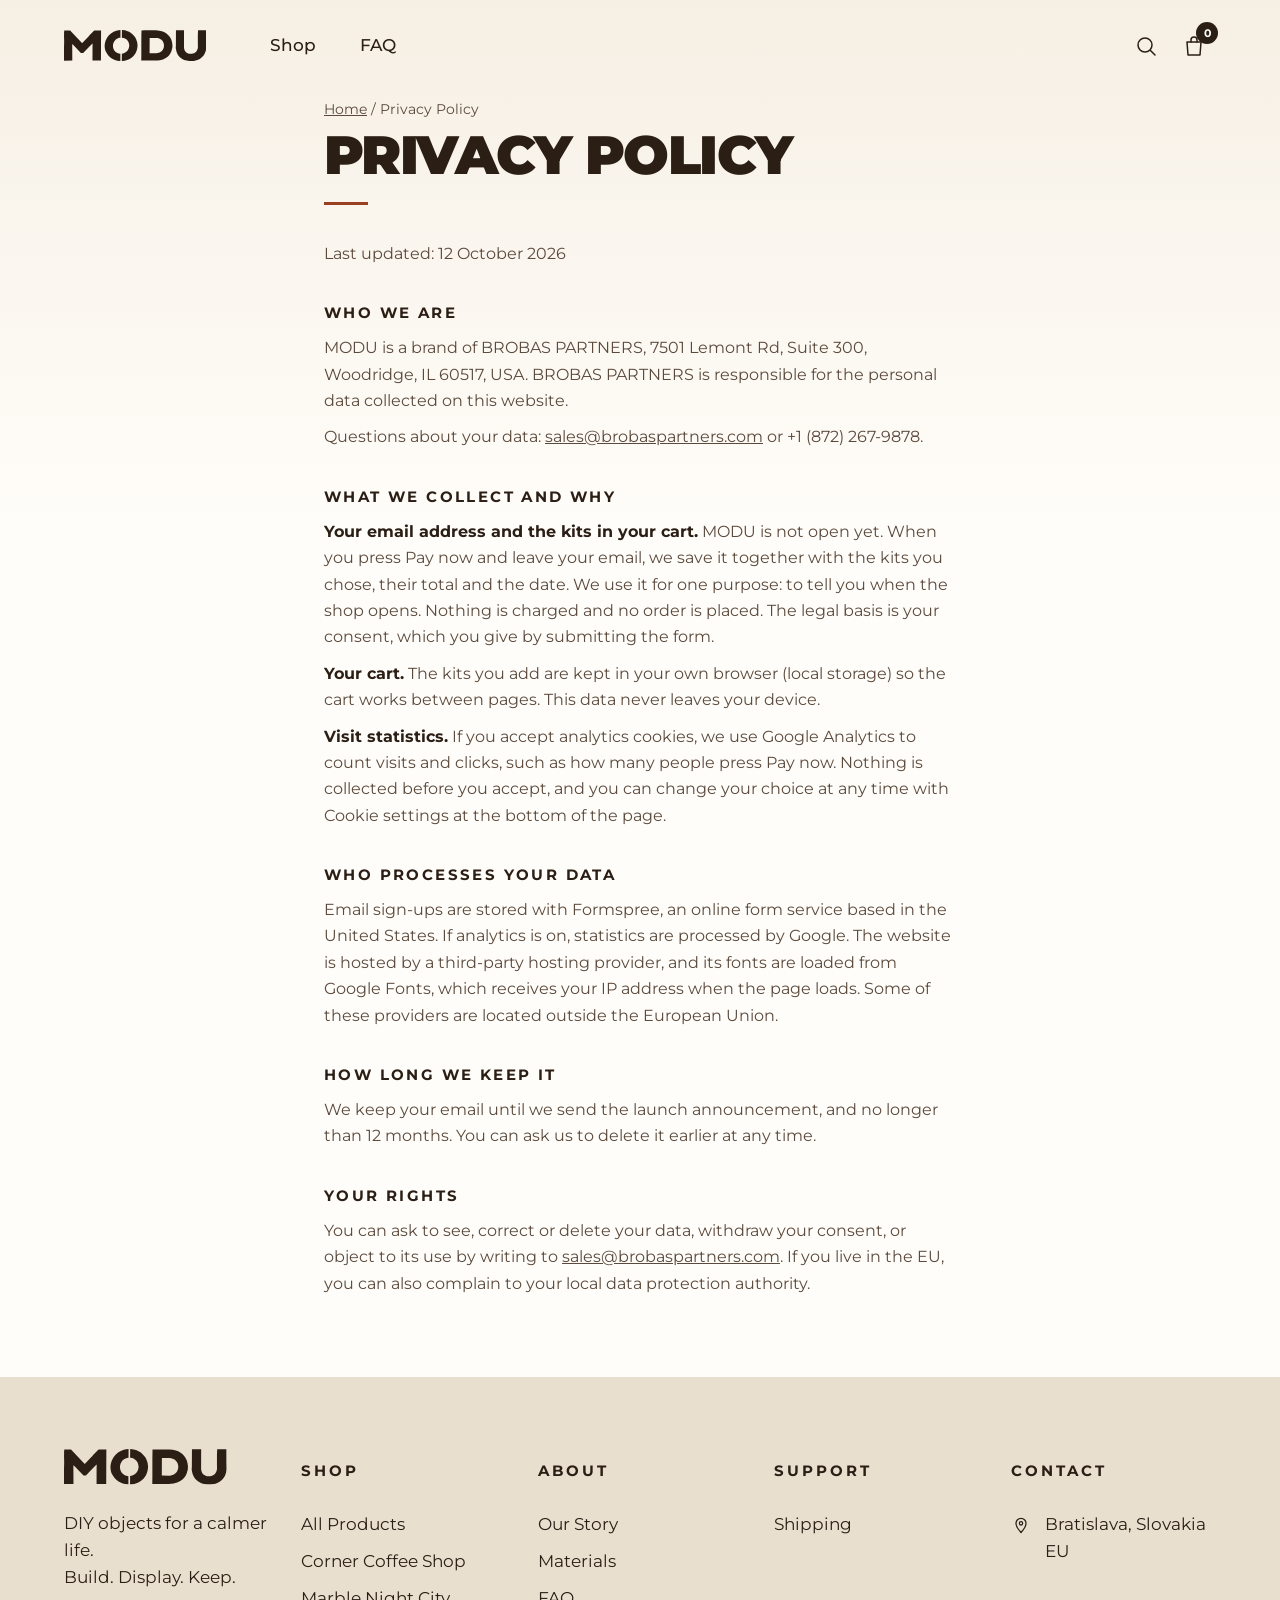
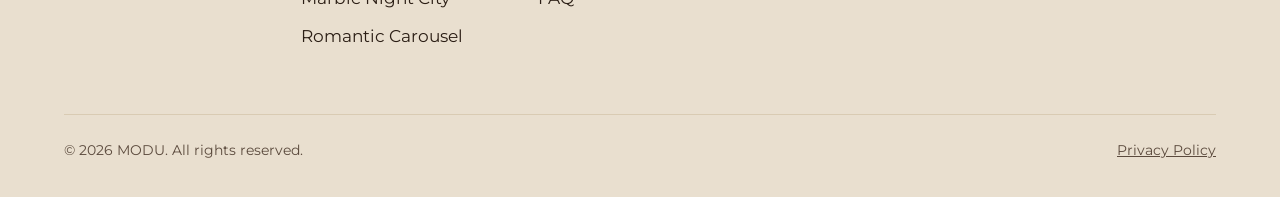
<file: privacy.html>
<!DOCTYPE html>
<html lang="en">
<head>
<meta charset="utf-8">
<meta name="viewport" content="width=device-width, initial-scale=1, viewport-fit=cover">
<title>Privacy Policy — MODU</title>
<meta name="robots" content="noindex">
<!-- head:meta -->
<link rel="icon" href="favicon.svg" type="image/svg+xml">
<link rel="icon" href="favicon-32.png" sizes="32x32" type="image/png">
<link rel="apple-touch-icon" href="apple-touch-icon.png">
<meta name="theme-color" content="#2b1e15">
<meta property="og:type" content="website">
<meta property="og:site_name" content="MODU">
<meta property="og:title" content="Privacy Policy — MODU">
<meta property="og:description" content="Premium DIY wooden kits to build, display and keep.">
<meta property="og:image" content="img/og.jpg">
<meta property="og:image:width" content="1200">
<meta property="og:image:height" content="630">
<meta name="twitter:card" content="summary_large_image">
<!-- /head:meta -->
<link rel="preconnect" href="https://fonts.googleapis.com">
<link rel="preconnect" href="https://fonts.gstatic.com" crossorigin>
<link rel="stylesheet" href="https://fonts.googleapis.com/css2?family=Montserrat:wght@300;400;500;600;700;800;900&display=swap">
<link rel="stylesheet" href="css/style.css">
</head>
<body class="page-product page-legal">

<svg class="sprite" aria-hidden="true" focusable="false">
  <symbol id="i-arrow" viewBox="0 0 24 24"><path d="M3 12h17M14 6l6 6-6 6"/></symbol>
  <symbol id="i-search" viewBox="0 0 24 24"><circle cx="11" cy="11" r="7"/><path d="M16.5 16.5 21 21"/></symbol>
  <symbol id="i-user" viewBox="0 0 24 24"><circle cx="12" cy="8" r="4"/><path d="M4 21c1.2-4 4.2-6 8-6s6.800 2 8 6"/></symbol>
  <symbol id="i-bag" viewBox="0 0 24 24"><path d="M5 8h14l-1 13H6L5 8z"/><path d="M9 8V6a3 3 0 0 1 6 0v2"/></symbol>
  <symbol id="i-bag-add" viewBox="0 0 24 24"><path d="M5 8h14l-1 13H6L5 8z"/><path d="M9 8V6a3 3 0 0 1 6 0v2M12 12v5M9.500 14.500h5"/></symbol>
  <symbol id="i-leaf" viewBox="0 0 24 24"><path d="M4 20c0-9 6-15 16-16-1 10-7 16-16 16z"/><path d="M4 20 15 9"/></symbol>
  <symbol id="i-gift" viewBox="0 0 24 24"><path d="M3 9h18v4H3zM5 13v8h14v-8M12 9v12"/><path d="M12 9c-2-4-6-4-6-1.500S9 9 12 9zm0 0c2-4 6-4 6-1.500S15 9 12 9z"/></symbol>
  <symbol id="i-gear" viewBox="0 0 24 24"><circle cx="12" cy="12" r="3"/><circle cx="12" cy="12" r="7"/><path d="M12 2v3M12 19v3M2 12h3M19 12h3M4.900 4.900 7 7M17 17l2.100 2.100M4.900 19.100 7 17M17 7l2.100-2.100"/></symbol>
  <symbol id="i-home" viewBox="0 0 24 24"><path d="M3 11 12 3l9 8M5 9.500V21h14V9.500"/><path d="M10 21v-6h4v6"/></symbol>
  <symbol id="i-rings" viewBox="0 0 24 24"><circle cx="12" cy="12" r="10"/><circle cx="12" cy="12" r="6"/><circle cx="12" cy="12" r="2.500"/></symbol>
  <symbol id="i-spark" viewBox="0 0 24 24"><path d="M12 2c.800 6 3.200 8.800 10 10-6.800 1.200-9.200 4-10 10-.800-6-3.200-8.800-10-10 6.800-1.200 9.200-4 10-10z"/></symbol>
  <symbol id="i-heart" viewBox="0 0 24 24"><path d="M12 20s-7-4.500-7-10a4 4 0 0 1 7-2.600A4 4 0 0 1 19 10c0 5.500-7 10-7 10z"/></symbol>
  <symbol id="i-people" viewBox="0 0 24 24"><circle cx="7" cy="7" r="2.200"/><circle cx="12" cy="5.500" r="2.200"/><circle cx="17" cy="7" r="2.200"/><path d="M3.500 20v-6a3.500 3.500 0 0 1 7 0v6M13.500 20v-6a3.500 3.500 0 0 1 7 0v6M8.500 20v-7.500a3.500 3.500 0 0 1 7 0V20"/></symbol>
  <symbol id="i-infinity" viewBox="0 0 24 24"><path d="M12 12c-2-3-3.500-4-5.500-4a4 4 0 0 0 0 8c2 0 3.500-1 5.500-4zm0 0c2 3 3.500 4 5.500 4a4 4 0 0 0 0-8c-2 0-3.500 1-5.500 4z"/></symbol>
  <symbol id="i-plus" viewBox="0 0 24 24"><path d="M12 5v14M5 12h14"/></symbol>
  <symbol id="i-mail" viewBox="0 0 24 24"><path d="M3 6h18v12H3z"/><path d="m3 7 9 7 9-7"/></symbol>
  <symbol id="i-pin" viewBox="0 0 24 24"><path d="M12 21s-6-6.500-6-11a6 6 0 0 1 12 0c0 4.500-6 11-6 11z"/><circle cx="12" cy="10" r="2"/></symbol>
  <symbol id="i-close" viewBox="0 0 24 24"><path d="M5 5l14 14M19 5 5 19"/></symbol>
  <symbol id="i-menu" viewBox="0 0 24 24"><path d="M3 7h18M3 12h18M3 17h18"/></symbol>
  <symbol id="i-play" viewBox="0 0 24 24"><path d="M8 5v14l11-7z" fill="currentColor" stroke="none"/></symbol>
  <symbol id="i-circle-arrow" viewBox="0 0 24 24"><circle cx="12" cy="12" r="10"/><path d="M8 12h8M13 9l3 3-3 3"/></symbol>
  <symbol id="i-minus" viewBox="0 0 24 24"><path d="M5 12h14"/></symbol>
  <symbol id="i-clock" viewBox="0 0 24 24"><circle cx="12" cy="12" r="9.500"/><path d="M12 6.500V12l3.500 2"/></symbol>
  <symbol id="i-bulb" viewBox="0 0 24 24"><path d="M9 17h6M10 20.500h4M8.500 14.500A6 6 0 1 1 15.500 14.500c-.700.600-.900 1.300-.900 2.500H9.400c0-1.200-.200-1.900-.900-2.500z"/></symbol>
  <symbol id="i-puzzle" viewBox="0 0 24 24"><path d="M9.500 4.500a2 2 0 1 1 4 0V6H18v4.500h-1.500a2 2 0 1 0 0 4H18V19h-4.500v-1.500a2 2 0 1 0-4 0V19H5v-4.500h1.500a2 2 0 1 0 0-4H5V6h4.500z"/></symbol>
  <symbol id="i-zoom" viewBox="0 0 24 24"><circle cx="11" cy="11" r="7"/><path d="M16.500 16.500 21 21M11 8v6M8 11h6"/></symbol>
  <symbol id="i-cart" viewBox="0 0 24 24"><path d="M3 4h2.500l2 11h10.500l2-8H7"/><circle cx="9.500" cy="19" r="1.300"/><circle cx="16.500" cy="19" r="1.300"/></symbol>
  <symbol id="i-crank" viewBox="0 0 24 24"><circle cx="9" cy="14" r="6"/><circle cx="9" cy="14" r="1.500"/><path d="M9 14 18 5M16 3l4 4"/></symbol>
  <symbol id="i-note" viewBox="0 0 24 24"><path d="M9 18V5l10-2v13"/><circle cx="6.500" cy="18" r="2.500"/><circle cx="16.500" cy="16" r="2.500"/></symbol>
  <symbol id="i-logo" viewBox="0 0 723.8 158.0"><path fill-rule="evenodd" d="M188.5,2.2 153.8,2.2 129.5,27.0 127.2,30.0 94.2,64.5 92.8,66.8 89.0,63.8 31.2,2.5 1.5,2.2 1.0,2.8 1.0,9.2 0.2,11.2 0.5,24.2 0.0,28.5 0.8,59.0 0.0,90.2 0.2,155.2 3.2,155.8 42.2,155.5 41.8,76.5 42.5,72.5 44.0,73.0 85.8,116.8 87.0,117.5 97.5,117.5 128.2,85.5 145.0,69.0 145.5,69.8 145.0,88.2 144.8,155.0 145.2,155.5 187.8,155.5ZM394.5,2.2 393.8,3.8 393.2,47.8 393.2,122.5 392.8,155.0 393.2,155.5 466.5,155.5 476.5,155.0 488.0,153.5 503.2,149.5 517.5,142.8 527.0,135.8 534.8,127.8 541.8,117.5 546.5,107.2 550.8,90.8 551.5,78.0 549.2,61.2 545.8,49.8 542.2,42.2 538.0,35.2 531.8,27.5 526.5,22.5 517.5,15.8 508.0,10.5 498.0,6.8 484.5,3.5 468.8,1.8 408.2,1.8ZM436.2,40.2 469.0,40.2 477.5,41.2 489.5,45.8 494.5,49.2 499.5,54.0 503.5,59.8 506.5,67.0 508.2,75.2 508.2,83.2 507.5,88.0 504.5,96.8 501.5,102.0 496.0,108.0 490.2,112.2 486.0,114.5 476.0,117.5 468.8,118.5 435.2,118.2 435.5,41.2ZM570.0,1.5 569.2,2.2 568.8,81.2 568.0,88.5 568.5,94.2 571.8,109.8 574.5,117.2 579.5,126.5 586.5,135.5 595.8,143.8 601.2,147.2 611.0,152.0 622.8,155.5 640.2,158.0 651.0,158.0 659.8,157.2 673.8,154.2 682.0,151.2 690.2,147.0 696.8,142.5 702.2,137.8 710.8,127.8 716.2,118.5 720.5,107.2 723.2,94.2 723.8,85.8 723.0,56.5 723.0,1.5 682.2,1.5 681.5,2.0 680.5,25.8 680.5,77.0 681.0,86.5 679.5,95.5 677.8,100.5 675.0,105.8 672.0,110.0 668.5,113.5 661.5,117.8 655.2,120.0 649.5,121.2 635.8,120.8 631.0,119.5 626.0,117.2 620.5,113.2 617.2,109.8 614.5,105.5 611.8,98.8 610.0,90.5 610.2,1.5ZM295.0,0.0 294.5,0.2 294.2,38.0 294.8,38.8 303.5,40.2 309.5,42.8 317.0,47.5 322.0,52.5 326.8,59.2 329.8,66.5 332.0,79.0 330.5,89.2 328.8,94.5 325.2,101.2 320.2,107.5 311.2,114.8 304.0,118.2 294.2,120.5 293.8,156.2 294.2,158.0 298.0,158.0 312.8,155.5 328.2,150.2 341.8,142.2 353.5,131.8 361.8,121.2 366.2,113.2 371.2,99.2 373.2,89.5 374.0,76.8 371.8,61.0 366.8,46.5 362.5,38.2 359.8,34.2 349.8,22.8 340.5,15.0 331.2,9.5 323.2,5.8 310.2,1.8ZM285.2,0.0 277.5,1.0 265.8,3.8 252.5,9.0 240.5,16.0 228.2,27.0 219.0,39.0 211.8,53.0 207.8,68.2 206.8,77.0 206.8,84.8 208.2,96.5 210.8,105.2 213.2,111.0 223.2,127.2 232.5,137.2 242.8,145.0 258.5,152.8 271.2,156.2 286.5,158.0 286.5,120.8 278.2,119.5 272.2,117.5 264.2,112.8 258.0,106.8 254.2,101.2 251.2,94.5 249.8,89.2 248.8,82.0 249.5,73.0 251.5,66.0 255.0,58.8 259.2,52.8 265.0,47.2 271.8,43.0 279.8,40.0 287.0,38.8 287.2,0.5Z"/></symbol>
  <symbol id="i-pause" viewBox="0 0 24 24"><path d="M7 5h3.500v14H7zM13.500 5H17v14h-3.500z" fill="currentColor" stroke="none"/></symbol>
  <symbol id="i-replay" viewBox="0 0 24 24"><path d="M4 12a8 8 0 1 0 2.400-5.700M4 4v4.500h4.500"/></symbol>
  <symbol id="i-phone" viewBox="0 0 24 24"><path d="M5 4h4l2 5-2.500 1.500a11 11 0 0 0 5 5L15 13l5 2v4a2 2 0 0 1-2 2A16 16 0 0 1 3 6a2 2 0 0 1 2-2z"/></symbol>
  <symbol id="i-send" viewBox="0 0 24 24"><path d="M21 3 3 10.500l7 2.500 2.500 7L21 3z"/><path d="m10 13 4-4"/></symbol>
</svg>

<header class="site-header site-header-static">
  <div class="wrap header-row">
    <a class="logo" href="index.html" aria-label="MODU home"><svg class="logo-mark" aria-hidden="true"><use href="#i-logo"/></svg><span class="sr-only">MODU</span></a>
    <nav class="nav" id="nav" aria-label="Main">
      <a href="index.html#collection">Shop</a>
            <a href="index.html#faq">FAQ</a>
    </nav>
    <div class="header-tools">
      <button type="button" class="tool" aria-label="Search" data-search-toggle><svg class="ico"><use href="#i-search"/></svg></button>
      <button type="button" class="tool tool-cart" aria-label="Cart" data-cart-open><svg class="ico"><use href="#i-bag"/></svg><span class="cart-count" data-cart-count>0</span></button>
      <button type="button" class="tool tool-menu" aria-label="Menu" aria-expanded="false" aria-controls="nav" data-menu-toggle><svg class="ico"><use href="#i-menu"/></svg></button>
    </div>
  </div>
  <div class="wrap search-wrap" data-search hidden>
    <form class="search-panel" role="search">
      <div class="search-field">
        <svg class="ico"><use href="#i-search"/></svg>
        <label class="sr-only" for="search-input">Search kits</label>
        <input id="search-input" type="search" placeholder="Search kits" autocomplete="off">
        <button type="button" class="search-close" aria-label="Close search" data-search-close><svg class="ico"><use href="#i-close"/></svg></button>
      </div>
      <p class="search-label" data-search-label aria-live="polite"></p>
      <ul class="search-results" data-search-result></ul>
    </form>
  </div>
</header>

<main>
<section class="checkout legal">
  <div class="wrap legal-wrap">
    <nav class="crumbs" aria-label="Breadcrumb"><a href="index.html">Home</a> / <span aria-current="page">Privacy Policy</span></nav>
    <h1 class="display product-title">Privacy Policy</h1>
    <p class="legal-date">Last updated: 12 October 2026</p>

    <h2>Who we are</h2>
    <p>MODU is a brand of BROBAS PARTNERS, 7501 Lemont Rd, Suite 300, Woodridge, IL 60517, USA. BROBAS PARTNERS is responsible for the personal data collected on this website.</p>
    <p>Questions about your data: <a href="mailto:sales@brobaspartners.com">sales@brobaspartners.com</a> or +1 (872) 267-9878.</p>

    <h2>What we collect and why</h2>
    <p><strong>Your email address and the kits in your cart.</strong> MODU is not open yet. When you press Pay now and leave your email, we save it together with the kits you chose, their total and the date. We use it for one purpose: to tell you when the shop opens. Nothing is charged and no order is placed. The legal basis is your consent, which you give by submitting the form.</p>
    <p><strong>Your cart.</strong> The kits you add are kept in your own browser (local storage) so the cart works between pages. This data never leaves your device.</p>
    <p><strong>Visit statistics.</strong> If you accept analytics cookies, we use Google Analytics to count visits and clicks, such as how many people press Pay now. Nothing is collected before you accept, and you can change your choice at any time with Cookie settings at the bottom of the page.</p>

    <h2>Who processes your data</h2>
    <p>Email sign-ups are stored with Formspree, an online form service based in the United States. If analytics is on, statistics are processed by Google. The website is hosted by a third-party hosting provider, and its fonts are loaded from Google Fonts, which receives your IP address when the page loads. Some of these providers are located outside the European Union.</p>

    <h2>How long we keep it</h2>
    <p>We keep your email until we send the launch announcement, and no longer than 12 months. You can ask us to delete it earlier at any time.</p>

    <h2>Your rights</h2>
    <p>You can ask to see, correct or delete your data, withdraw your consent, or object to its use by writing to <a href="mailto:sales@brobaspartners.com">sales@brobaspartners.com</a>. If you live in the EU, you can also complain to your local data protection authority.</p>
  </div>
</section>
</main>

<footer class="site-footer" id="contact">
  <div class="wrap">
    <div class="footer-grid">
      <div class="footer-brand">
        <a class="logo logo-lg" href="index.html"><svg class="logo-mark" aria-hidden="true"><use href="#i-logo"/></svg><span class="sr-only">MODU</span></a>
        <p>DIY objects for a calmer life.<br>Build. Display. Keep.</p>
      </div>
      <nav aria-label="Shop">
        <h2>Shop</h2>
        <a href="index.html#collection">All Products</a>
        <a href="corner-coffee-shop.html">Corner Coffee Shop</a>
        <a href="marble-night-city.html">Marble Night City</a>
        <a href="romantic-carousel.html">Romantic Carousel</a>
      </nav>
      <nav aria-label="About">
        <h2>About</h2>
        <a href="index.html#why">Our Story</a>
        <a href="index.html#box">Materials</a>
                <a href="index.html#faq">FAQ</a>
      </nav>
      <nav aria-label="Support">
        <h2>Support</h2>
        <a href="index.html#faq">Shipping</a>
      </nav>
      <div class="footer-contact">
        <h2>Contact</h2>
        <p data-email-row hidden><svg class="ico"><use href="#i-mail"/></svg><a data-email-link></a></p>
        <p><svg class="ico"><use href="#i-pin"/></svg><span>Bratislava, Slovakia<br>EU</span></p>
      </div>
    </div>
    <div class="footer-bottom">
      <p>© 2026 MODU. All rights reserved.</p>
      <a class="footer-legal" href="privacy.html">Privacy Policy</a>
    </div>
  </div>
</footer>

<dialog class="cart-dialog" data-cart-dialog aria-labelledby="cart-title">
  <button type="button" class="dialog-close" aria-label="Close" data-dialog-close><svg class="ico"><use href="#i-close"/></svg></button>
  <h2 id="cart-title">Your cart</h2>
  <ul class="cart-lines" data-cart-lines></ul>
  <p class="cart-empty" data-cart-empty>Your cart is empty. Pick a kit from the collection.</p>
  <p class="cart-total" data-cart-total-row hidden><span>Total</span><strong data-cart-total></strong></p>
  <a class="btn btn-dark btn-block cart-checkout" href="checkout.html" data-cart-checkout hidden>Go to cart <svg class="ico"><use href="#i-arrow"/></svg></a>
</dialog>

<script src="js/main.js"></script>
</body>
</html>
</file>
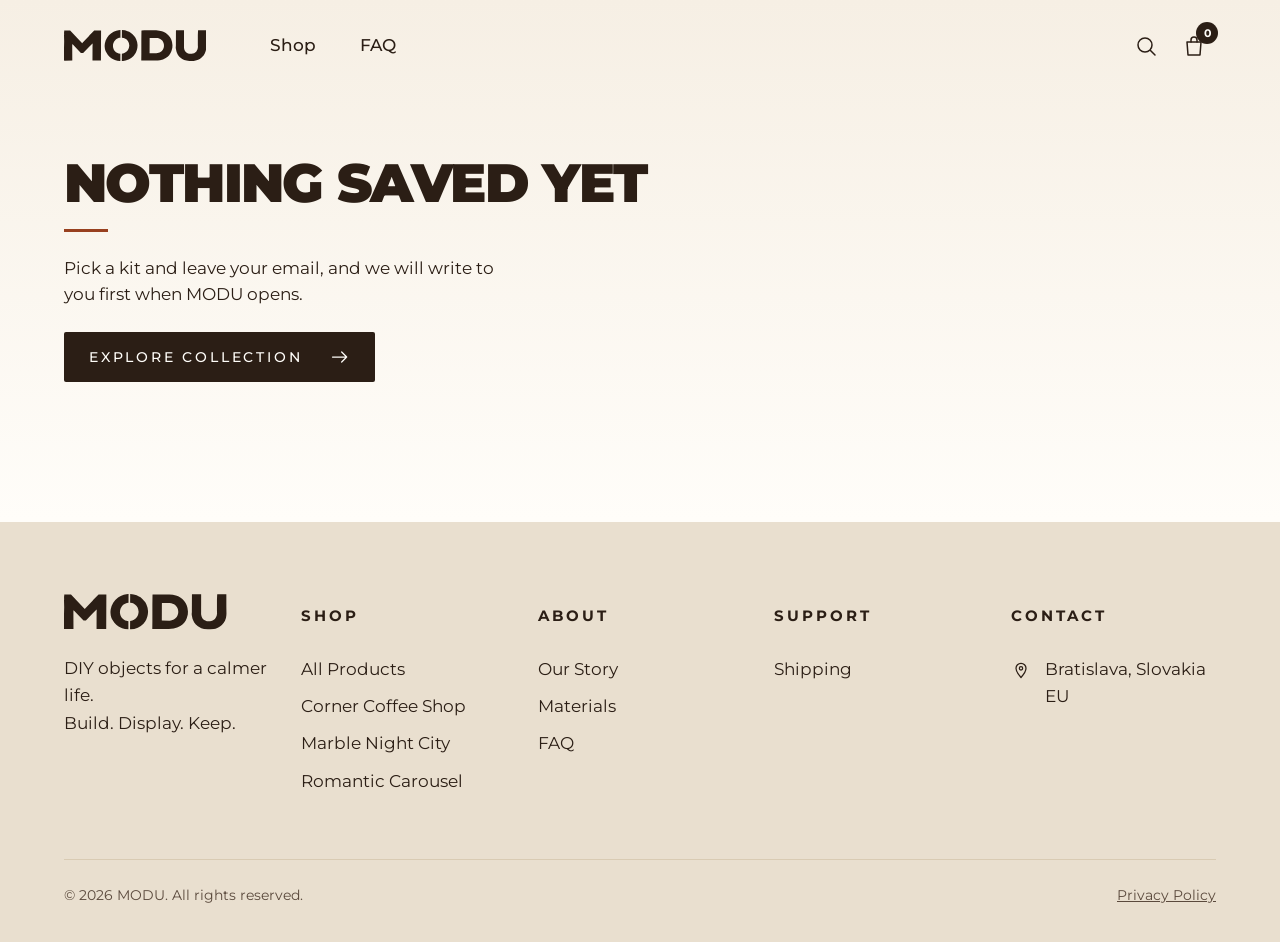
<file: thank-you.html>
<!DOCTYPE html>
<html lang="en">
<head>
<meta charset="utf-8">
<meta name="viewport" content="width=device-width, initial-scale=1, viewport-fit=cover">
<title>Thank you — MODU</title>
<meta name="robots" content="noindex">
<!-- head:meta -->
<link rel="icon" href="favicon.svg" type="image/svg+xml">
<link rel="icon" href="favicon-32.png" sizes="32x32" type="image/png">
<link rel="apple-touch-icon" href="apple-touch-icon.png">
<meta name="theme-color" content="#2b1e15">
<meta property="og:type" content="website">
<meta property="og:site_name" content="MODU">
<meta property="og:title" content="Thank you — MODU">
<meta property="og:description" content="Premium DIY wooden kits to build, display and keep.">
<meta property="og:image" content="img/og.jpg">
<meta property="og:image:width" content="1200">
<meta property="og:image:height" content="630">
<meta name="twitter:card" content="summary_large_image">
<!-- /head:meta -->
<link rel="preconnect" href="https://fonts.googleapis.com">
<link rel="preconnect" href="https://fonts.gstatic.com" crossorigin>
<link rel="stylesheet" href="https://fonts.googleapis.com/css2?family=Montserrat:wght@300;400;500;600;700;800;900&display=swap">
<link rel="stylesheet" href="css/style.css">
</head>
<body class="page-product page-thanks">

<svg class="sprite" aria-hidden="true" focusable="false">
  <symbol id="i-arrow" viewBox="0 0 24 24"><path d="M3 12h17M14 6l6 6-6 6"/></symbol>
  <symbol id="i-search" viewBox="0 0 24 24"><circle cx="11" cy="11" r="7"/><path d="M16.5 16.5 21 21"/></symbol>
  <symbol id="i-user" viewBox="0 0 24 24"><circle cx="12" cy="8" r="4"/><path d="M4 21c1.2-4 4.2-6 8-6s6.800 2 8 6"/></symbol>
  <symbol id="i-bag" viewBox="0 0 24 24"><path d="M5 8h14l-1 13H6L5 8z"/><path d="M9 8V6a3 3 0 0 1 6 0v2"/></symbol>
  <symbol id="i-bag-add" viewBox="0 0 24 24"><path d="M5 8h14l-1 13H6L5 8z"/><path d="M9 8V6a3 3 0 0 1 6 0v2M12 12v5M9.500 14.500h5"/></symbol>
  <symbol id="i-leaf" viewBox="0 0 24 24"><path d="M4 20c0-9 6-15 16-16-1 10-7 16-16 16z"/><path d="M4 20 15 9"/></symbol>
  <symbol id="i-gift" viewBox="0 0 24 24"><path d="M3 9h18v4H3zM5 13v8h14v-8M12 9v12"/><path d="M12 9c-2-4-6-4-6-1.500S9 9 12 9zm0 0c2-4 6-4 6-1.500S15 9 12 9z"/></symbol>
  <symbol id="i-gear" viewBox="0 0 24 24"><circle cx="12" cy="12" r="3"/><circle cx="12" cy="12" r="7"/><path d="M12 2v3M12 19v3M2 12h3M19 12h3M4.900 4.900 7 7M17 17l2.100 2.100M4.900 19.100 7 17M17 7l2.100-2.100"/></symbol>
  <symbol id="i-home" viewBox="0 0 24 24"><path d="M3 11 12 3l9 8M5 9.500V21h14V9.500"/><path d="M10 21v-6h4v6"/></symbol>
  <symbol id="i-rings" viewBox="0 0 24 24"><circle cx="12" cy="12" r="10"/><circle cx="12" cy="12" r="6"/><circle cx="12" cy="12" r="2.500"/></symbol>
  <symbol id="i-spark" viewBox="0 0 24 24"><path d="M12 2c.800 6 3.200 8.800 10 10-6.800 1.200-9.200 4-10 10-.800-6-3.200-8.800-10-10 6.800-1.200 9.200-4 10-10z"/></symbol>
  <symbol id="i-heart" viewBox="0 0 24 24"><path d="M12 20s-7-4.500-7-10a4 4 0 0 1 7-2.600A4 4 0 0 1 19 10c0 5.500-7 10-7 10z"/></symbol>
  <symbol id="i-people" viewBox="0 0 24 24"><circle cx="7" cy="7" r="2.200"/><circle cx="12" cy="5.500" r="2.200"/><circle cx="17" cy="7" r="2.200"/><path d="M3.500 20v-6a3.500 3.500 0 0 1 7 0v6M13.500 20v-6a3.500 3.500 0 0 1 7 0v6M8.500 20v-7.500a3.500 3.500 0 0 1 7 0V20"/></symbol>
  <symbol id="i-infinity" viewBox="0 0 24 24"><path d="M12 12c-2-3-3.500-4-5.500-4a4 4 0 0 0 0 8c2 0 3.500-1 5.500-4zm0 0c2 3 3.500 4 5.500 4a4 4 0 0 0 0-8c-2 0-3.500 1-5.500 4z"/></symbol>
  <symbol id="i-plus" viewBox="0 0 24 24"><path d="M12 5v14M5 12h14"/></symbol>
  <symbol id="i-mail" viewBox="0 0 24 24"><path d="M3 6h18v12H3z"/><path d="m3 7 9 7 9-7"/></symbol>
  <symbol id="i-pin" viewBox="0 0 24 24"><path d="M12 21s-6-6.500-6-11a6 6 0 0 1 12 0c0 4.500-6 11-6 11z"/><circle cx="12" cy="10" r="2"/></symbol>
  <symbol id="i-close" viewBox="0 0 24 24"><path d="M5 5l14 14M19 5 5 19"/></symbol>
  <symbol id="i-menu" viewBox="0 0 24 24"><path d="M3 7h18M3 12h18M3 17h18"/></symbol>
  <symbol id="i-play" viewBox="0 0 24 24"><path d="M8 5v14l11-7z" fill="currentColor" stroke="none"/></symbol>
  <symbol id="i-circle-arrow" viewBox="0 0 24 24"><circle cx="12" cy="12" r="10"/><path d="M8 12h8M13 9l3 3-3 3"/></symbol>
  <symbol id="i-minus" viewBox="0 0 24 24"><path d="M5 12h14"/></symbol>
  <symbol id="i-clock" viewBox="0 0 24 24"><circle cx="12" cy="12" r="9.500"/><path d="M12 6.500V12l3.500 2"/></symbol>
  <symbol id="i-bulb" viewBox="0 0 24 24"><path d="M9 17h6M10 20.500h4M8.500 14.500A6 6 0 1 1 15.500 14.500c-.700.600-.900 1.300-.900 2.500H9.400c0-1.200-.200-1.900-.900-2.500z"/></symbol>
  <symbol id="i-puzzle" viewBox="0 0 24 24"><path d="M9.500 4.500a2 2 0 1 1 4 0V6H18v4.500h-1.500a2 2 0 1 0 0 4H18V19h-4.500v-1.500a2 2 0 1 0-4 0V19H5v-4.500h1.500a2 2 0 1 0 0-4H5V6h4.500z"/></symbol>
  <symbol id="i-zoom" viewBox="0 0 24 24"><circle cx="11" cy="11" r="7"/><path d="M16.500 16.500 21 21M11 8v6M8 11h6"/></symbol>
  <symbol id="i-cart" viewBox="0 0 24 24"><path d="M3 4h2.500l2 11h10.500l2-8H7"/><circle cx="9.500" cy="19" r="1.300"/><circle cx="16.500" cy="19" r="1.300"/></symbol>
  <symbol id="i-crank" viewBox="0 0 24 24"><circle cx="9" cy="14" r="6"/><circle cx="9" cy="14" r="1.500"/><path d="M9 14 18 5M16 3l4 4"/></symbol>
  <symbol id="i-note" viewBox="0 0 24 24"><path d="M9 18V5l10-2v13"/><circle cx="6.500" cy="18" r="2.500"/><circle cx="16.500" cy="16" r="2.500"/></symbol>
  <symbol id="i-logo" viewBox="0 0 723.8 158.0"><path fill-rule="evenodd" d="M188.5,2.2 153.8,2.2 129.5,27.0 127.2,30.0 94.2,64.5 92.8,66.8 89.0,63.8 31.2,2.5 1.5,2.2 1.0,2.8 1.0,9.2 0.2,11.2 0.5,24.2 0.0,28.5 0.8,59.0 0.0,90.2 0.2,155.2 3.2,155.8 42.2,155.5 41.8,76.5 42.5,72.5 44.0,73.0 85.8,116.8 87.0,117.5 97.5,117.5 128.2,85.5 145.0,69.0 145.5,69.8 145.0,88.2 144.8,155.0 145.2,155.5 187.8,155.5ZM394.5,2.2 393.8,3.8 393.2,47.8 393.2,122.5 392.8,155.0 393.2,155.5 466.5,155.5 476.5,155.0 488.0,153.5 503.2,149.5 517.5,142.8 527.0,135.8 534.8,127.8 541.8,117.5 546.5,107.2 550.8,90.8 551.5,78.0 549.2,61.2 545.8,49.8 542.2,42.2 538.0,35.2 531.8,27.5 526.5,22.5 517.5,15.8 508.0,10.5 498.0,6.8 484.5,3.5 468.8,1.8 408.2,1.8ZM436.2,40.2 469.0,40.2 477.5,41.2 489.5,45.8 494.5,49.2 499.5,54.0 503.5,59.8 506.5,67.0 508.2,75.2 508.2,83.2 507.5,88.0 504.5,96.8 501.5,102.0 496.0,108.0 490.2,112.2 486.0,114.5 476.0,117.5 468.8,118.5 435.2,118.2 435.5,41.2ZM570.0,1.5 569.2,2.2 568.8,81.2 568.0,88.5 568.5,94.2 571.8,109.8 574.5,117.2 579.5,126.5 586.5,135.5 595.8,143.8 601.2,147.2 611.0,152.0 622.8,155.5 640.2,158.0 651.0,158.0 659.8,157.2 673.8,154.2 682.0,151.2 690.2,147.0 696.8,142.5 702.2,137.8 710.8,127.8 716.2,118.5 720.5,107.2 723.2,94.2 723.8,85.8 723.0,56.5 723.0,1.5 682.2,1.5 681.5,2.0 680.5,25.8 680.5,77.0 681.0,86.5 679.5,95.5 677.8,100.5 675.0,105.8 672.0,110.0 668.5,113.5 661.5,117.8 655.2,120.0 649.5,121.2 635.8,120.8 631.0,119.5 626.0,117.2 620.5,113.2 617.2,109.8 614.5,105.5 611.8,98.8 610.0,90.5 610.2,1.5ZM295.0,0.0 294.5,0.2 294.2,38.0 294.8,38.8 303.5,40.2 309.5,42.8 317.0,47.5 322.0,52.5 326.8,59.2 329.8,66.5 332.0,79.0 330.5,89.2 328.8,94.5 325.2,101.2 320.2,107.5 311.2,114.8 304.0,118.2 294.2,120.5 293.8,156.2 294.2,158.0 298.0,158.0 312.8,155.5 328.2,150.2 341.8,142.2 353.5,131.8 361.8,121.2 366.2,113.2 371.2,99.2 373.2,89.5 374.0,76.8 371.8,61.0 366.8,46.5 362.5,38.2 359.8,34.2 349.8,22.8 340.5,15.0 331.2,9.5 323.2,5.8 310.2,1.8ZM285.2,0.0 277.5,1.0 265.8,3.8 252.5,9.0 240.5,16.0 228.2,27.0 219.0,39.0 211.8,53.0 207.8,68.2 206.8,77.0 206.8,84.8 208.2,96.5 210.8,105.2 213.2,111.0 223.2,127.2 232.5,137.2 242.8,145.0 258.5,152.8 271.2,156.2 286.5,158.0 286.5,120.8 278.2,119.5 272.2,117.5 264.2,112.8 258.0,106.8 254.2,101.2 251.2,94.5 249.8,89.2 248.8,82.0 249.5,73.0 251.5,66.0 255.0,58.8 259.2,52.8 265.0,47.2 271.8,43.0 279.8,40.0 287.0,38.8 287.2,0.5Z"/></symbol>
  <symbol id="i-pause" viewBox="0 0 24 24"><path d="M7 5h3.500v14H7zM13.500 5H17v14h-3.500z" fill="currentColor" stroke="none"/></symbol>
  <symbol id="i-replay" viewBox="0 0 24 24"><path d="M4 12a8 8 0 1 0 2.400-5.700M4 4v4.500h4.500"/></symbol>
  <symbol id="i-phone" viewBox="0 0 24 24"><path d="M5 4h4l2 5-2.500 1.500a11 11 0 0 0 5 5L15 13l5 2v4a2 2 0 0 1-2 2A16 16 0 0 1 3 6a2 2 0 0 1 2-2z"/></symbol>
  <symbol id="i-send" viewBox="0 0 24 24"><path d="M21 3 3 10.500l7 2.500 2.500 7L21 3z"/><path d="m10 13 4-4"/></symbol>
</svg>

<header class="site-header site-header-static">
  <div class="wrap header-row">
    <a class="logo" href="index.html" aria-label="MODU home"><svg class="logo-mark" aria-hidden="true"><use href="#i-logo"/></svg><span class="sr-only">MODU</span></a>
    <nav class="nav" id="nav" aria-label="Main">
      <a href="index.html#collection">Shop</a>
            <a href="index.html#faq">FAQ</a>
    </nav>
    <div class="header-tools">
      <button type="button" class="tool" aria-label="Search" data-search-toggle><svg class="ico"><use href="#i-search"/></svg></button>
      <button type="button" class="tool tool-cart" aria-label="Cart" data-cart-open><svg class="ico"><use href="#i-bag"/></svg><span class="cart-count" data-cart-count>0</span></button>
      <button type="button" class="tool tool-menu" aria-label="Menu" aria-expanded="false" aria-controls="nav" data-menu-toggle><svg class="ico"><use href="#i-menu"/></svg></button>
    </div>
  </div>
  <div class="wrap search-wrap" data-search hidden>
    <form class="search-panel" role="search">
      <div class="search-field">
        <svg class="ico"><use href="#i-search"/></svg>
        <label class="sr-only" for="search-input">Search kits</label>
        <input id="search-input" type="search" placeholder="Search kits" autocomplete="off">
        <button type="button" class="search-close" aria-label="Close search" data-search-close><svg class="ico"><use href="#i-close"/></svg></button>
      </div>
      <p class="search-label" data-search-label aria-live="polite"></p>
      <ul class="search-results" data-search-result></ul>
    </form>
  </div>
</header>

<main>
<section class="thanks">
  <div class="wrap">
    <div class="checkout-empty" data-thanks-none hidden>
      <h1 class="display product-title">Nothing saved yet</h1>
      <p class="lead">Pick a kit and leave your email, and we will write to you first when MODU opens.</p>
      <a class="btn btn-dark" href="index.html#collection">Explore collection <svg class="ico"><use href="#i-arrow"/></svg></a>
    </div>

    <div class="thanks-grid" data-thanks>
      <div class="thanks-text">
        <p class="eyebrow eyebrow-wide">MODU opens soon</p>
        <h1 class="display thanks-title">Thank you.<br>You are<br>first in line.</h1>
        <p class="lead" data-thanks-saved>We have not charged anything. When the shop opens, we will write to <strong data-order-email></strong> before anyone else.</p>
        <p class="test-note" data-thanks-unsaved hidden>Sign-up is not connected yet, so your email was not saved.</p>
        <ol class="hero-steps thanks-steps">
          <li><span>01</span>On the list</li>
          <li><span>02</span>Launch email</li>
          <li><span>03</span>Order</li>
          <li><span>04</span>Build</li>
        </ol>
        <a class="btn btn-dark btn-lg" href="index.html#collection">Back to the collection <svg class="ico"><use href="#i-arrow"/></svg></a>
      </div>
      <aside class="summary" aria-label="Your kits">
        <h2>Your kits</h2>
        <ul class="cart-lines summary-lines" data-order-lines></ul>
        <p class="cart-total"><span>Total</span><strong data-order-total></strong></p>
        <p class="summary-note">Not charged. You decide at launch.</p>
      </aside>
    </div>
  </div>
</section>
</main>

<footer class="site-footer" id="contact">
  <div class="wrap">
    <div class="footer-grid">
      <div class="footer-brand">
        <a class="logo logo-lg" href="index.html"><svg class="logo-mark" aria-hidden="true"><use href="#i-logo"/></svg><span class="sr-only">MODU</span></a>
        <p>DIY objects for a calmer life.<br>Build. Display. Keep.</p>
      </div>
      <nav aria-label="Shop">
        <h2>Shop</h2>
        <a href="index.html#collection">All Products</a>
        <a href="corner-coffee-shop.html">Corner Coffee Shop</a>
        <a href="marble-night-city.html">Marble Night City</a>
        <a href="romantic-carousel.html">Romantic Carousel</a>
      </nav>
      <nav aria-label="About">
        <h2>About</h2>
        <a href="index.html#why">Our Story</a>
        <a href="index.html#box">Materials</a>
                <a href="index.html#faq">FAQ</a>
      </nav>
      <nav aria-label="Support">
        <h2>Support</h2>
        <a href="index.html#faq">Shipping</a>
      </nav>
      <div class="footer-contact">
        <h2>Contact</h2>
        <p data-email-row hidden><svg class="ico"><use href="#i-mail"/></svg><a data-email-link></a></p>
        <p><svg class="ico"><use href="#i-pin"/></svg><span>Bratislava, Slovakia<br>EU</span></p>
      </div>
    </div>
    <div class="footer-bottom">
      <p>© 2026 MODU. All rights reserved.</p>
      <a class="footer-legal" href="privacy.html">Privacy Policy</a>
    </div>
  </div>
</footer>

<dialog class="cart-dialog" data-cart-dialog aria-labelledby="cart-title">
  <button type="button" class="dialog-close" aria-label="Close" data-dialog-close><svg class="ico"><use href="#i-close"/></svg></button>
  <h2 id="cart-title">Your cart</h2>
  <ul class="cart-lines" data-cart-lines></ul>
  <p class="cart-empty" data-cart-empty>Your cart is empty. Pick a kit from the collection.</p>
  <p class="cart-total" data-cart-total-row hidden><span>Total</span><strong data-cart-total></strong></p>
  <a class="btn btn-dark btn-block cart-checkout" href="checkout.html" data-cart-checkout hidden>Go to cart <svg class="ico"><use href="#i-arrow"/></svg></a>
</dialog>

<script src="js/main.js"></script>
</body>
</html>
</file>
<file: css/style.css>
/* Layout: 1296px content column on a 72px gutter; full-bleed photo bands alternate with sand and paper sections. */
:root {
  --paper: #fffdf9;
  --sand: #e9dfcf;
  --sand-soft: #f3ece1;
  --sand-deep: #d9cbb3;
  --wall: #d4c3b0;
  --ink: #2b1e15;
  --ink-soft: #5b4a3d;
  --night: #16100b;
  --cream: #f2e8d9;
  --cream-soft: #cdbfae;
  --rust: #98401f;
  --line: #958d87;
  --white: #ffffff;
  --font: "Montserrat", "Avenir Next", "Segoe UI", Helvetica, Arial, sans-serif;
  --gutter: clamp(16px, 5vw, 72px);
  --radius: 12px;
  color-scheme: light;
}

*, *::before, *::after { box-sizing: border-box; }
html { scroll-behavior: smooth; }
body {
  margin: 0;
  background: var(--paper);
  color: var(--ink);
  font: 400 16px/1.6 var(--font);
  -webkit-font-smoothing: antialiased;
  overflow-x: hidden;
}
img { display: block; max-width: 100%; height: auto; }
a { color: inherit; text-decoration: none; }
ul, ol { list-style: none; margin: 0; padding: 0; }
h1, h2, h3, p, dl, dd, blockquote { margin: 0; }
button { font: inherit; color: inherit; background: none; border: 0; padding: 0; cursor: pointer; }
:focus-visible { outline: 2px solid var(--rust); outline-offset: 3px; }
[hidden] { display: none !important; }
.sprite { position: absolute; width: 0; height: 0; overflow: hidden; }
.sr-only { position: absolute; width: 1px; height: 1px; overflow: hidden; clip-path: inset(50%); white-space: nowrap; }

.wrap { width: 100%; max-width: calc(1296px + 2 * var(--gutter)); margin-inline: auto; padding-inline: var(--gutter); }

.ico { width: 20px; height: 20px; flex: none; fill: none; stroke: currentColor; stroke-width: 1.5; stroke-linecap: round; stroke-linejoin: round; }
.ico-sm { width: 14px; height: 14px; }
.ico-lg { width: 28px; height: 28px; }
.ico-xl { width: 34px; height: 34px; stroke-width: 1.2; }
.ico-2xl { width: 44px; height: 44px; stroke-width: 1; }
.ico-flip { transform: scaleX(-1); }

/* ---------- type ---------- */
.eyebrow { font-size: 12px; font-weight: 500; letter-spacing: .22em; text-transform: uppercase; color: var(--ink-soft); }
.eyebrow-wide { font-size: 14px; letter-spacing: .42em; color: inherit; }
.display { font-weight: 900; font-size: clamp(40px, 5.400vw, 76px); line-height: .9; letter-spacing: -.03em; text-transform: uppercase; text-wrap: balance; }
.display-sm { font-size: clamp(32px, 3.200vw, 44px); line-height: .98; }
.display-light { font-weight: 300; font-size: clamp(36px, 4.200vw, 58px); line-height: .95; letter-spacing: -.01em; text-transform: uppercase; }
.title-xl { font-weight: 800; font-size: clamp(36px, 4.800vw, 66px); line-height: .95; letter-spacing: -.03em; text-wrap: balance; }
.lead { font-size: clamp(16px, 1.300vw, 18px); line-height: 1.55; max-width: 26em; }

/* ---------- buttons ---------- */
.btn {
  display: inline-flex; align-items: center; justify-content: center; gap: 28px;
  min-height: 50px; padding: 12px 24px; border: 1px solid transparent; border-radius: 2px;
  font-size: 14px; font-weight: 500; letter-spacing: .2em; text-transform: uppercase; white-space: nowrap;
  transition: background-color .2s, color .2s, border-color .2s;
}
.btn .ico { transition: transform .2s; }
.btn:hover .ico { transform: translateX(4px); }
.btn-lg { min-height: 62px; padding-inline: 38px; font-size: 15px; gap: 40px; }
.btn-dark { background: var(--ink); color: var(--paper); }
.btn-dark:hover { background: var(--night); }
.btn-outline { border-color: var(--ink); color: var(--ink); min-height: 58px; padding-inline: 32px; }
.btn-outline:hover { background: var(--ink); color: var(--paper); }
.btn-cream { background: var(--cream); color: var(--ink); min-width: 274px; }
.btn-cream:hover { background: var(--white); }
.btn-icon { display: inline-grid; place-items: center; width: 50px; height: 50px; border: 1px solid var(--ink); border-radius: 2px; transition: background-color .2s, color .2s; }
.btn-icon:hover, .btn-icon.is-added { background: var(--ink); color: var(--paper); }
.text-link { display: inline-flex; align-items: center; gap: 10px; font-size: 13px; font-weight: 600; letter-spacing: .12em; text-transform: uppercase; border-bottom: 1px solid currentColor; padding-bottom: 2px; }

/* ---------- header ---------- */
.site-header { position: absolute; inset: env(safe-area-inset-top, 0px) 0 auto 0; z-index: 20; padding-block: 34px 0; color: var(--ink); }
.header-row { display: flex; align-items: center; gap: 64px; }
.logo { font-weight: 900; font-size: 42px; line-height: 1; letter-spacing: -.02em; }
.logo-lg { font-size: 48px; }
.nav { display: flex; gap: 44px; font-size: 17px; font-weight: 500; }
.nav a { padding-block: 6px; transition: color .2s; }
.nav a:hover, .nav a:focus-visible { color: var(--rust); }
.header-tools { margin-left: auto; display: flex; align-items: center; gap: 4px; padding: 6px 12px; border-radius: 999px; background: rgba(43, 30, 21, 0.16); backdrop-filter: blur(6px); }
.tool { position: relative; display: grid; place-items: center; width: 44px; height: 40px; border-radius: 999px; }
.tool:hover { background: rgba(255, 253, 249, 0.5); }
.tool .ico { width: 24px; height: 24px; }
.cart-count { position: absolute; top: -8px; right: -6px; min-width: 22px; height: 22px; padding-inline: 5px; border-radius: 999px; background: var(--paper); color: var(--ink); font-size: 11px; font-weight: 700; line-height: 22px; text-align: center; }
.tool-menu { display: none; }
.search-bar { margin-top: 14px; }
.search-bar input { width: 100%; height: 52px; padding-inline: 20px; border: 1px solid var(--ink); border-radius: 2px; background: var(--paper); color: var(--ink); font: inherit; }
.search-result { margin-top: 8px; font-size: 14px; }
.search-result button { text-decoration: underline; font-weight: 600; margin-right: 14px; }

/* ---------- hero ---------- */
.hero { position: relative; overflow: hidden; background: var(--paper-texture), linear-gradient(90deg, #cbb9a4 0%, #d3bfa9 45%, #ae9780 68%, #ae9780 100%); }
.hero-photo {
  position: absolute; left: 0; right: 0; bottom: 0; aspect-ratio: 1881 / 836;
  background: url(../img/hero.jpg) center bottom / 100% auto no-repeat;
  -webkit-mask-image: linear-gradient(to bottom, transparent 0, #000 26%); mask-image: linear-gradient(to bottom, transparent 0, #000 26%);
}
.hero-body { position: relative; display: flex; flex-direction: column; align-items: flex-start; padding-block: 132px calc(7.800vw + 22px); }
.hero-title { margin-top: 28px; font-size: clamp(46px, 5.400vw, 84px); line-height: .86; }
.hero-lead { margin-top: 26px; font-size: clamp(17px, 1.550vw, 22px); line-height: 1.4; max-width: 20em; }
.hero-body .btn { margin-top: 30px; }
.hero-steps { display: flex; margin-top: 30px; font-size: 14px; letter-spacing: .14em; text-transform: uppercase; }
.hero-steps li { padding-inline: clamp(14px, 2vw, 30px); border-left: 1px solid rgba(43, 30, 21, 0.28); }
.hero-steps li:first-child { padding-left: 0; border-left: 0; }
.hero-steps span { display: block; font-size: 24px; font-weight: 500; letter-spacing: 0; line-height: 1.3; }

/* ---------- perks ---------- */
.perks { background: var(--paper); padding-block: 40px; }
.perks-row { display: grid; grid-template-columns: repeat(4, auto); justify-content: space-between; }
.perks-row li { display: flex; align-items: center; gap: 26px; padding-left: 28px; border-left: 1px solid var(--sand-deep); }
.perks-row li:first-child { padding-left: 8px; border-left: 0; }
.perks-row strong { display: block; font-size: 14px; font-weight: 700; letter-spacing: .14em; text-transform: uppercase; }
.perks-row span { font-size: 15px; color: var(--ink-soft); }

/* ---------- section heads ---------- */
.section-head { display: grid; grid-template-columns: 1.1fr 1fr; gap: 40px; align-items: start; }
.section-head .display, .section-head .title-xl { margin-top: 26px; }
.section-head-side { display: flex; flex-direction: column; align-items: flex-start; gap: 22px; }
.section-head-end { grid-template-columns: 1.6fr 1fr; align-items: end; }

/* ---------- collection ---------- */
.collection { background: var(--sand); padding-block: 96px; }
.collection .wrap { max-width: calc(1328px + 2 * var(--gutter)); }
.cards { display: grid; grid-template-columns: repeat(3, minmax(0, 1fr)); gap: 19px; margin-top: 40px; }
.card { display: flex; flex-direction: column; background: var(--white); border-radius: var(--radius); overflow: hidden; box-shadow: 0 1px 2px rgba(43, 30, 21, 0.12); }
.card-media { position: relative; }
.card-media img { width: 100%; aspect-ratio: 430 / 280; object-fit: cover; }
.card-media::after { content: ""; position: absolute; inset: auto 0 0 0; height: 22%; background: linear-gradient(to bottom, transparent, var(--white)); }
.card-no { position: absolute; top: 28px; left: 34px; color: var(--white); font-size: 17px; font-weight: 500; }
.card-body { display: flex; flex-direction: column; flex: 1; gap: 12px; padding: 12px 36px 34px; }
.card-top { display: flex; justify-content: space-between; align-items: baseline; gap: 16px; }
.card-top h3 { font-size: clamp(19px, 1.700vw, 24px); font-weight: 600; line-height: 1.15; text-transform: uppercase; }
.price { font-size: clamp(19px, 1.700vw, 24px); font-weight: 600; white-space: nowrap; font-variant-numeric: tabular-nums; }
.card-meta { font-size: 17px; }
.card-text { font-size: 15px; color: var(--ink-soft); flex: 1; }
.card-actions { display: flex; gap: 10px; margin-top: 10px; }

/* ---------- process ---------- */
.process { background: var(--night); color: var(--cream); }
.process-stage { position: relative; overflow: hidden; }
.process-photo {
  position: absolute; inset: 0 0 0 auto; width: min(66%, 945px);
  background: url(../img/process.jpg) right center / cover no-repeat;
  -webkit-mask-image: linear-gradient(to right, transparent 0, #000 18%); mask-image: linear-gradient(to right, transparent 0, #000 18%);
}
.process-body { position: relative; display: flex; flex-direction: column; align-items: flex-start; padding-block: 82px 76px; min-height: 615px; }
.process-body .display-light { margin-top: 26px; color: var(--white); }
.process-body .lead { margin-top: 24px; max-width: 19em; }
.icon-list { display: grid; gap: 22px; margin-top: 26px; }
.icon-list li { display: flex; align-items: center; gap: 24px; }
.icon-list strong { display: block; font-size: 15px; font-weight: 500; letter-spacing: .18em; text-transform: uppercase; }
.icon-list span { font-size: 15px; color: var(--cream-soft); }
.process-steps { display: grid; grid-template-columns: repeat(4, 1fr); gap: 24px; padding-block: 26px 64px; }
.process-steps li { display: flex; align-items: center; gap: 20px; padding-left: 28px; }
.process-steps img { width: 112px; }
.step-label { display: grid; justify-items: center; gap: 14px; font-size: 14px; letter-spacing: .2em; text-transform: uppercase; }
.step-no { display: grid; place-items: center; width: 46px; height: 46px; border: 1px solid var(--cream); border-radius: 50%; font-size: 16px; letter-spacing: 0; }

/* process slider */
.process { position: relative; }
.process-slides { display: grid; }
.process-slide { grid-area: 1 / 1; min-width: 0; opacity: 0; visibility: hidden; transition: opacity .5s, visibility 0s .5s; }
.process-slide.is-active { opacity: 1; visibility: visible; transition: opacity .5s; }
.process-photo-marble { background-image: url(../img/process-marble.jpg); }
.process-photo-carousel { background-image: url(../img/process-carousel.jpg); }
.process-name { margin-top: 22px; font-size: 15px; font-weight: 600; letter-spacing: .18em; text-transform: uppercase; color: var(--white); }
.process-body .process-name + .lead { margin-top: 10px; }
.process-nav { display: flex; align-items: center; gap: 18px; padding-block: 0 44px; margin-top: -28px; position: relative; }
.process-arrow { display: grid; place-items: center; width: 46px; height: 46px; border: 1px solid var(--cream); border-radius: 50%; color: var(--cream); transition: background-color .2s, color .2s; }
.process-arrow:hover { background: var(--cream); color: var(--night); }
.process-dots { display: flex; gap: 10px; }
.process-dot { width: 34px; height: 20px; position: relative; }
.process-dot::after { content: ""; position: absolute; inset: 9px 0; background: rgba(242, 232, 217, 0.3); transition: background-color .2s; }
.process-dot[aria-current="true"]::after { background: var(--cream); }
.process-count { margin-left: auto; font-size: 14px; letter-spacing: .2em; font-variant-numeric: tabular-nums; }

/* ---------- watch ---------- */
.watch { background: var(--paper); padding-block: 32px 104px; }
.watch-grid { display: grid; grid-template-columns: minmax(0, 1fr) minmax(0, 1.320fr); gap: 40px; align-items: center; }
.watch-text { display: flex; flex-direction: column; align-items: flex-start; }
.watch-text .display { margin-top: 30px; max-width: 6.200em; }
.watch-text .lead { margin-top: 26px; max-width: 23em; }
.watch-text .btn { margin-top: 26px; gap: 22px; min-height: 58px; padding-inline: 34px; font-size: 15px; }
.watch-note { margin-top: 12px; font-size: 14px; color: var(--ink-soft); }
.player { border-radius: var(--radius); overflow: hidden; background: var(--night); aspect-ratio: 737 / 461; }
.player img, .player video { width: 100%; height: 100%; object-fit: cover; }
.model-tabs { display: grid; grid-template-columns: repeat(3, minmax(0, 1fr)); gap: 18px; margin-top: 40px; }
.model-tab { display: flex; align-items: center; gap: 16px; padding: 12px 14px; border: 2px solid transparent; border-radius: 8px; background: var(--sand-soft); text-align: left; transition: background-color .2s, border-color .2s; }
.model-tab img { width: 112px; border-radius: 4px; flex: none; }
.model-tab > span { flex: 1; min-width: 0; display: grid; font-size: 14px; }
.model-tab strong { font-size: 15px; font-weight: 700; text-transform: uppercase; }
.model-tab[aria-selected="true"] { background: var(--white); border-color: var(--ink); }
.model-tab:hover { background: var(--white); }

/* ---------- box ---------- */
.box { background: var(--sand); padding-block: 100px 96px; }
.box-lead { max-width: 24em; padding-bottom: 6px; }
.box-photo { width: 100%; margin-top: 40px; }
.box-list { display: grid; grid-template-columns: repeat(6, minmax(0, 1fr)); gap: 20px; margin-top: 40px; padding-top: 20px; border-top: 1px solid var(--sand-deep); }
.box-list strong { display: block; font-size: 16px; font-weight: 600; }
.box-list span { font-size: 14px; color: var(--ink-soft); }
.box-list .is-missing strong { color: var(--rust); }

/* ---------- why ---------- */
.why { display: grid; grid-template-columns: 1fr 1fr; background: var(--night); color: var(--cream); }
.why-photo { min-height: 320px; background: url(../img/why.jpg) center / cover no-repeat; }
.why-body { padding: 80px var(--gutter) 72px; max-width: 720px; }
.why-body .title-xl { margin-top: 30px; font-weight: 700; font-size: clamp(36px, 4.400vw, 60px); }
.why-body .lead { margin-top: 30px; max-width: 25em; }
.benefits { display: grid; grid-template-columns: repeat(4, minmax(0, 1fr)); margin-top: 30px; text-align: center; }
.benefits li { display: flex; flex-direction: column; align-items: center; gap: 8px; padding: 0 12px 10px; border-left: 1px solid rgba(242, 232, 217, 0.22); }
.benefits li:first-child { border-left: 0; }
.benefits .ico { margin-bottom: 6px; }
.benefits strong { font-size: 13px; font-weight: 700; letter-spacing: .04em; text-transform: uppercase; line-height: 1.5; }
.benefits span { font-size: 14px; color: var(--cream-soft); }

/* ---------- reviews ---------- */
.reviews { background: var(--sand); padding-block: 56px 96px; }
.reviews-grid { display: grid; grid-template-columns: minmax(0, 1fr) minmax(0, 2.750fr); gap: 36px; }
.reviews-head { display: flex; flex-direction: column; align-items: flex-start; gap: 28px; }
.reviews-nav { display: flex; gap: 12px; }
.reviews-nav button { display: grid; place-items: center; width: 44px; height: 44px; border-radius: 50%; }
.reviews-nav button:hover { background: var(--sand-deep); }
.reviews-track { display: grid; grid-auto-flow: column; grid-auto-columns: calc((100% - 44px) / 3); gap: 22px; overflow-x: auto; scroll-snap-type: x mandatory; scrollbar-width: none; }
.reviews-track::-webkit-scrollbar { display: none; }
.review { background: var(--white); border-radius: 4px; overflow: hidden; scroll-snap-align: start; display: flex; flex-direction: column; }
.review img { width: 100%; aspect-ratio: 298 / 151; object-fit: cover; }
.review-body { display: flex; flex-direction: column; align-items: flex-start; gap: 12px; padding: 22px 22px 26px; flex: 1; }
.review-body h3 { font-size: 15px; font-weight: 700; text-transform: uppercase; }
.review-body p, .review blockquote { font-size: 16px; line-height: 1.5; flex: 1; }
.review footer { display: flex; align-items: center; gap: 12px; font-size: 15px; }
.review cite { display: block; font-style: normal; font-weight: 500; }
.sample-tag { padding: 3px 10px; border: 1px dashed var(--line); border-radius: 999px; font-size: 11px; font-weight: 600; letter-spacing: .14em; text-transform: uppercase; color: var(--ink-soft); }
.avatar { display: grid; place-items: center; width: 40px; height: 40px; border-radius: 50%; background: var(--sand-deep); font-size: 13px; font-weight: 700; }
.stars { letter-spacing: 2px; }

/* ---------- faq ---------- */
.faq { background: var(--paper); padding-block: 96px; }
.faq-grid { display: grid; grid-template-columns: minmax(0, 1fr) minmax(0, 1.300fr); gap: 60px; }
.faq-head .display { margin-top: 30px; font-size: clamp(40px, 5.200vw, 72px); }
.faq-head .lead { margin-top: 24px; font-size: 16px; max-width: 23em; }
.faq-list { border-top: 2px solid var(--line); }
.faq-list details { border-bottom: 2px solid var(--line); }
.faq-list summary { display: flex; justify-content: space-between; align-items: center; gap: 20px; padding: 26px 0; cursor: pointer; list-style: none; font-size: clamp(16px, 1.400vw, 19px); font-weight: 600; text-transform: uppercase; }
.faq-list summary::-webkit-details-marker { display: none; }
.faq-list summary .ico { transition: transform .25s; }
.faq-list details[open] summary .ico { transform: rotate(45deg); }
.faq-list details p { padding: 0 48px 28px 0; max-width: 62ch; color: var(--ink-soft); }

/* ---------- cta ---------- */
.cta { position: relative; overflow: hidden; background: var(--night); color: var(--cream); }
.cta-photo {
  position: absolute; inset: 0 0 0 auto; width: min(70%, 1000px);
  background: url(../img/cta.jpg) right center / cover no-repeat;
  -webkit-mask-image: linear-gradient(to right, transparent 0, #000 16%); mask-image: linear-gradient(to right, transparent 0, #000 16%);
}
.cta-body { position: relative; display: flex; flex-direction: column; align-items: flex-start; padding-block: 62px 56px; min-height: 611px; }
.cta-body .eyebrow { line-height: 1.9; }
.cta-body .display { margin-top: 22px; font-size: clamp(44px, 5vw, 72px); line-height: .88; }
.cta-body .lead { margin-top: 26px; max-width: 17.500em; color: var(--white); }
.cta-body .btn { margin-top: 30px; }
.join { display: flex; flex-direction: column; align-items: flex-start; gap: 12px; margin-top: 30px; }
.join-field input { width: 274px; max-width: 100%; height: 50px; padding-inline: 16px; border: 1px solid var(--cream); border-radius: 2px; background: rgba(22, 16, 11, 0.6); color: var(--cream); font: inherit; }
.join-field input::placeholder { color: var(--cream-soft); }
.join-note { margin-top: 14px; font-size: 14px; line-height: 1.35; max-width: 23em; }

/* ---------- footer ---------- */
.site-footer { background: var(--sand); padding-block: 72px 36px; }
.footer-grid { display: grid; grid-template-columns: repeat(5, minmax(0, 1fr)); gap: 32px; }
.footer-brand p { margin-top: 18px; font-size: 17px; }
.site-footer nav, .footer-contact { display: flex; flex-direction: column; align-items: flex-start; gap: 10px; font-size: 17px; }
.site-footer h2 { margin: 10px 0 18px; font-size: 15px; font-weight: 700; letter-spacing: .2em; text-transform: uppercase; }
.site-footer nav a:hover, .footer-contact a:hover { text-decoration: underline; }
.footer-contact p { display: flex; gap: 14px; }
.footer-contact .ico { margin-top: 4px; }
.footer-bottom { margin-top: 64px; padding-top: 24px; border-top: 1px solid var(--sand-deep); font-size: 14px; color: var(--ink-soft); }

/* ---------- dialogs ---------- */
dialog { border: 0; padding: 0; color: var(--ink); background: var(--paper); border-radius: var(--radius); max-width: min(940px, calc(100vw - 32px)); max-height: calc(100dvh - 32px); }
dialog::backdrop { background: rgba(22, 16, 11, 0.7); }
.dialog-close { position: absolute; top: 12px; right: 12px; z-index: 1; display: grid; place-items: center; width: 40px; height: 40px; border-radius: 50%; background: var(--paper); }
.pd-grid { display: grid; grid-template-columns: 1fr 1fr; }
.pd-grid > img { width: 100%; height: 100%; object-fit: cover; }
.pd-body { display: flex; flex-direction: column; align-items: flex-start; gap: 14px; padding: 44px 36px 36px; }
.pd-body h2 { font-size: 30px; font-weight: 800; line-height: 1; text-transform: uppercase; letter-spacing: -.02em; }
.pd-body h3 { font-size: 13px; font-weight: 700; letter-spacing: .16em; text-transform: uppercase; }
.pd-body p { font-size: 15px; }
.price-lg { font-size: 26px; }
.specs { display: grid; grid-template-columns: auto 1fr; gap: 6px 20px; width: 100%; padding-block: 14px; border-block: 1px solid var(--sand-deep); font-size: 14px; }
.specs dt { color: var(--ink-soft); }
.cart-dialog { width: 440px; padding: 36px; }
.cart-dialog h2 { font-size: 24px; font-weight: 800; text-transform: uppercase; }
.cart-lines { margin-top: 20px; display: grid; gap: 14px; }
.cart-lines li { display: grid; grid-template-columns: 72px 1fr auto; gap: 14px; align-items: center; font-size: 15px; }
.cart-lines img { border-radius: 4px; }
.cart-lines button { font-size: 13px; text-decoration: underline; color: var(--ink-soft); }
.cart-empty { margin-top: 16px; }
.cart-total { display: flex; justify-content: space-between; margin-top: 22px; padding-top: 16px; border-top: 1px solid var(--sand-deep); font-size: 18px; }

/* ---------- responsive ---------- */
@media (max-width: 1100px) {
  .header-row { gap: 32px; }
  .nav { gap: 24px; font-size: 15px; }
  .perks-row { grid-template-columns: repeat(2, 1fr); gap: 24px 0; }
  .perks-row li:nth-child(odd) { padding-left: 8px; border-left: 0; }
  .card-body { padding-inline: 22px; }
  .card-actions .btn { gap: 12px; padding-inline: 16px; letter-spacing: .12em; }
  .process-steps { grid-template-columns: repeat(2, 1fr); }
  .box-list { grid-template-columns: repeat(3, minmax(0, 1fr)); }
  .benefits { grid-template-columns: repeat(2, minmax(0, 1fr)); gap: 24px 0; }
  .benefits li:nth-child(odd) { border-left: 0; }
  .footer-grid { grid-template-columns: repeat(3, minmax(0, 1fr)); }
  .reviews-track { grid-auto-columns: calc((100% - 22px) / 2); }
}

@media (max-width: 820px) {
  .site-header { padding-top: 18px; }
  .logo { font-size: 32px; }
  .tool-menu { display: grid; }
  .nav { display: none; position: absolute; top: 100%; left: var(--gutter); right: var(--gutter); margin-top: 10px; flex-direction: column; gap: 0; padding: 8px 20px; background: var(--paper); border-radius: var(--radius); box-shadow: 0 10px 30px rgba(22, 16, 11, 0.25); }
  .nav.is-open { display: flex; }
  .nav a { padding-block: 14px; border-bottom: 1px solid var(--sand); }
  .nav a:last-child { border-bottom: 0; }
  .header-row { position: relative; }

  .hero-photo { position: relative; width: 100%; order: 2; aspect-ratio: 4 / 3; background-size: cover; background-position: 76% bottom; -webkit-mask-image: linear-gradient(to bottom, transparent 0, #000 18%); mask-image: linear-gradient(to bottom, transparent 0, #000 18%); }
  .hero { display: flex; flex-direction: column; }
  .hero-body { padding-block: 104px 12px; }
  .hero-steps { flex-wrap: wrap; row-gap: 14px; }
  .hero-steps li { padding-inline: 18px; }
  .hero-body .btn { width: 100%; max-width: 370px; }

  .section-head, .section-head-end, .watch-grid, .faq-grid, .reviews-grid { grid-template-columns: minmax(0, 1fr); }
  .collection, .box, .faq { padding-block: 64px; }
  .cards { grid-template-columns: minmax(0, 1fr); max-width: 520px; }
  .card-body { padding-inline: 28px; }

  .process-photo, .cta-photo { position: relative; width: 100%; aspect-ratio: 945 / 615; -webkit-mask-image: linear-gradient(to bottom, transparent 0, #000 20%); mask-image: linear-gradient(to bottom, transparent 0, #000 20%); }
  .process-stage, .cta { display: flex; flex-direction: column-reverse; }
  .process-body, .cta-body { min-height: 0; padding-block: 56px 0; }
  .process-nav { margin-top: 0; }
  .process-steps li { padding-left: 0; }

  .watch { padding-block: 64px; }
  .model-tabs { grid-template-columns: minmax(0, 1fr); gap: 10px; margin-top: 24px; }
  .why { grid-template-columns: minmax(0, 1fr); }
  .why-photo { min-height: 0; aspect-ratio: 720 / 500; }
  .why-body { padding-block: 56px; }
  .reviews { padding-block: 64px; }
  .reviews-track { grid-auto-columns: 82%; }
  .cta-body { padding-bottom: 48px; }
  .pd-grid { grid-template-columns: minmax(0, 1fr); }
  .pd-grid > img { aspect-ratio: 430 / 240; }
  .pd-body { padding: 24px 22px 28px; }
  .cart-dialog { width: auto; padding: 28px 22px; }
}

@media (max-width: 520px) {
  .perks-row { grid-template-columns: minmax(0, 1fr); }
  .perks-row li { padding-left: 8px; border-left: 0; }
  .process-steps { gap: 20px 12px; }
  .process-steps li { gap: 12px; }
  .process-steps img { width: 76px; }
  .box-list { grid-template-columns: repeat(2, minmax(0, 1fr)); }
  .footer-grid { grid-template-columns: repeat(2, minmax(0, 1fr)); }
  .footer-brand { grid-column: 1 / -1; }
  .btn-cream { min-width: 0; width: 100%; }
  .join, .join-field, .join-field input { width: 100%; }
  .faq-list details p { padding-right: 0; }
}

@media (prefers-reduced-motion: reduce) {
  html { scroll-behavior: auto; }
  * { transition: none !important; }
}

/* ================= product page ================= */
.search-result a { text-decoration: underline; font-weight: 600; margin-right: 14px; }
.card-top h3 a:hover, .mini-card h3 a:hover, .cart-name:hover { text-decoration: underline; }
.cart-name { font-weight: 700; display: block; }
.page-product { background: linear-gradient(180deg, #f6efe4 0, var(--paper) 520px); }
.site-header-static { position: relative; inset: auto; padding-block: 26px 22px; }
.site-header-static .header-tools { background: none; backdrop-filter: none; padding: 0; }
.site-header-static .cart-count { background: var(--ink); color: var(--paper); top: -4px; right: -2px; }

.product-top { padding-block: 6px 28px; }
.product-grid { display: grid; grid-template-columns: minmax(0, 1.270fr) minmax(0, 1fr); gap: clamp(28px, 4.500vw, 60px); align-items: start; }
.gallery { display: grid; gap: 14px; min-width: 0; }
.gallery-main { position: relative; aspect-ratio: 550 / 448; border-radius: 6px; overflow: hidden; background: var(--night); }
.gallery-main img { width: 100%; height: 100%; object-fit: cover; }
.gallery-zoom { position: absolute; top: 18px; right: 18px; display: grid; place-items: center; width: 42px; height: 42px; border-radius: 50%; background: rgba(255, 253, 249, 0.75); }
.gallery-zoom:hover { background: var(--paper); }
.gallery-thumbs { display: grid; grid-template-columns: repeat(5, minmax(0, 1fr)); gap: 12px; }
.gallery-thumb { aspect-ratio: 100 / 88; border-radius: 6px; overflow: hidden; border: 2px solid transparent; padding: 2px; background-clip: content-box; }
.gallery-thumb img { width: 100%; height: 100%; object-fit: cover; border-radius: 3px; }
.gallery-thumb[aria-current="true"] { border-color: var(--ink); }

.product-info { display: flex; flex-direction: column; align-items: flex-start; gap: 18px; padding-top: 14px; min-width: 0; }
.crumbs { font-size: 14px; color: var(--ink-soft); }
.crumbs a:hover { text-decoration: underline; }
.product-title { margin-top: 10px; font-size: clamp(36px, 4.200vw, 56px); line-height: .92; }
.product-title::after { content: ""; display: block; width: 44px; height: 3px; margin-top: 22px; background: var(--rust); }
.price-xl { margin-top: 8px; font-size: 36px; font-weight: 500; }
.qty { display: grid; grid-template-columns: 52px 1fr 52px; align-items: center; width: 210px; height: 58px; border: 1px solid var(--ink); border-radius: 2px; }
.qty button { display: grid; place-items: center; height: 100%; }
.qty button:hover { background: var(--sand); }
.qty output { text-align: center; font-size: 20px; font-variant-numeric: tabular-nums; }
.btn-block { width: 100%; max-width: 430px; min-height: 68px; font-size: 17px; gap: 16px; }
.wish { display: inline-flex; align-items: center; gap: 16px; margin-top: 12px; font-size: 18px; font-weight: 500; }
.wish .ico { width: 28px; height: 28px; }
.wish[aria-pressed="true"] .ico { fill: var(--rust); stroke: var(--rust); }

.product-details { padding-block: 28px 20px; }
.spec-strip { display: grid; grid-template-columns: repeat(4, auto); justify-content: space-between; padding: 0 clamp(0px, 3vw, 44px) 28px; border-bottom: 1px solid var(--sand-deep); }
.spec-strip li { display: flex; align-items: center; gap: 22px; padding-left: clamp(16px, 4vw, 60px); border-left: 1px solid var(--sand-deep); }
.spec-strip li:first-child { padding-left: 0; border-left: 0; }
.spec-strip .ico { width: 46px; height: 46px; }
.spec-strip strong { display: block; font-size: 19px; font-weight: 600; }
.spec-strip span { font-size: 16px; color: var(--ink-soft); }
.row { border-bottom: 1px solid var(--sand-deep); }
.row summary { display: grid; grid-template-columns: minmax(0, 316px) minmax(0, 1fr) auto; gap: clamp(20px, 4vw, 54px); align-items: center; padding-block: 20px 16px; cursor: pointer; list-style: none; }
.row summary::-webkit-details-marker { display: none; }
.row summary img { width: 100%; aspect-ratio: 316 / 150; object-fit: cover; border-radius: 4px; }
.row h2 { font-size: 21px; font-weight: 600; letter-spacing: .16em; text-transform: uppercase; }
.row-text p { margin-top: 12px; font-size: 19px; line-height: 1.5; max-width: 34em; }
.row summary > .ico { transition: transform .25s; align-self: start; margin-top: 16px; }
.row[open] summary > .ico { transform: rotate(45deg); }
.row-more { padding: 0 60px 26px calc(min(316px, 28%) + clamp(20px, 4vw, 54px)); max-width: 1100px; display: grid; gap: 16px; font-size: 17px; color: var(--ink-soft); }
.row-more .specs { color: var(--ink); max-width: 420px; }

.also { background: var(--sand); padding-block: 44px 64px; margin-top: 12px; }
.also-head { display: flex; justify-content: space-between; align-items: center; }
.text-plain { display: inline-flex; align-items: center; gap: 16px; font-size: 19px; }
.text-plain:hover { text-decoration: underline; }
.also-grid { display: grid; grid-template-columns: repeat(3, minmax(0, 1fr)); gap: 28px; margin-top: 18px; }
.mini-card { background: var(--paper); border-radius: 4px; overflow: hidden; }
.mini-card img { width: 100%; aspect-ratio: 408 / 200; object-fit: cover; }
.mini-body { display: flex; justify-content: space-between; align-items: center; gap: 14px; padding: 18px 20px 20px 24px; }
.mini-body h3 { font-size: 18px; font-weight: 700; text-transform: uppercase; }
.mini-body p { font-size: 16px; color: var(--ink-soft); }
.mini-body .price { margin-top: 6px; font-size: 19px; color: var(--ink); }
.btn-icon-dark { background: var(--ink); color: var(--paper); width: 56px; height: 56px; }
.btn-icon-dark:hover { background: var(--night); }
.mini-body .btn-icon { flex: none; width: 56px; height: 56px; }
.zoom-dialog { background: var(--night); max-width: min(1200px, calc(100vw - 32px)); }
.zoom-dialog img { max-height: calc(100dvh - 32px); width: auto; }

@media (max-width: 1100px) {
  .spec-strip { grid-template-columns: repeat(2, minmax(0, 1fr)); gap: 22px 0; justify-content: stretch; }
  .spec-strip li:nth-child(odd) { padding-left: 0; border-left: 0; }
  .row-text p { font-size: 17px; }
}
@media (max-width: 820px) {
  .product-grid { grid-template-columns: minmax(0, 1fr); }
  .btn-block { max-width: none; }
  .row summary { grid-template-columns: minmax(0, 110px) minmax(0, 1fr) auto; gap: 16px; align-items: start; }
  .row summary img { aspect-ratio: 1; }
  .row h2 { font-size: 16px; }
  .row-text p { font-size: 15px; margin-top: 6px; }
  .row summary > .ico { margin-top: 0; }
  .row-more { padding: 0 0 22px; font-size: 15px; }
  .also-grid { grid-template-columns: minmax(0, 1fr); max-width: 520px; }
}
@media (max-width: 520px) {
  .spec-strip { grid-template-columns: minmax(0, 1fr); }
  .spec-strip li { padding-left: 0; border-left: 0; }
  .gallery-thumbs { gap: 6px; }
}

/* ================= checkout and thank-you ================= */
.cart-checkout { margin-top: 20px; min-height: 56px; font-size: 15px; max-width: none; }
.checkout, .thanks { padding-block: 10px 80px; }
.checkout .product-title { margin-bottom: 36px; }
.checkout-empty { display: flex; flex-direction: column; align-items: flex-start; gap: 24px; padding-block: 20px 60px; }
.checkout-grid { display: grid; grid-template-columns: minmax(0, 1.350fr) minmax(0, 1fr); gap: clamp(28px, 5vw, 72px); align-items: start; }
.checkout-form { display: grid; gap: 36px; min-width: 0; }
fieldset { border: 0; margin: 0; padding: 0; min-width: 0; }
legend { padding: 0; margin-bottom: 16px; font-size: 15px; font-weight: 700; letter-spacing: .2em; text-transform: uppercase; }
.fields { display: grid; grid-template-columns: repeat(2, minmax(0, 1fr)); gap: 16px; }
.field { grid-column: 1 / -1; display: grid; gap: 6px; min-width: 0; }
.field-half { grid-column: auto; }
.field label { font-size: 14px; font-weight: 500; }
.field label span { color: var(--ink-soft); font-weight: 400; }
.field input, .field select, .field textarea { width: 100%; min-height: 54px; padding: 12px 16px; border: 1px solid var(--line); border-radius: 2px; background: var(--white); color: var(--ink); font: inherit; }
.field textarea { resize: vertical; }
.field input:focus, .field select:focus, .field textarea:focus { outline: 2px solid var(--ink); outline-offset: 0; border-color: var(--ink); }
.summary { position: sticky; top: 20px; display: flex; flex-direction: column; gap: 4px; padding: 32px; background: var(--white); border-radius: var(--radius); box-shadow: 0 1px 2px rgba(43, 30, 21, 0.12); min-width: 0; }
.summary h2 { font-size: 22px; font-weight: 800; text-transform: uppercase; }
.summary-lines { margin-top: 18px; }
.summary-lines li span { font-weight: 600; font-variant-numeric: tabular-nums; }
.summary-row { display: flex; justify-content: space-between; gap: 16px; margin-top: 22px; font-size: 15px; color: var(--ink-soft); }
.summary .cart-total { margin-top: 14px; }
.summary .btn-block { margin-top: 22px; max-width: none; }
.summary-note { margin-top: 12px; font-size: 14px; color: var(--ink-soft); }
.summary-label { margin-top: 24px; }
.order-number { font-variant-numeric: tabular-nums; letter-spacing: .02em; text-transform: none; }
.thanks { padding-top: 40px; }
.thanks-grid { display: grid; grid-template-columns: minmax(0, 1.250fr) minmax(0, 1fr); gap: clamp(28px, 5vw, 72px); align-items: start; }
.thanks-text { display: flex; flex-direction: column; align-items: flex-start; gap: 26px; min-width: 0; }
.thanks-title { font-size: clamp(44px, 6vw, 88px); line-height: .88; overflow-wrap: anywhere; }
.thanks-steps { margin-top: 0; flex-wrap: wrap; row-gap: 14px; }
.test-note { padding: 12px 16px; border-left: 3px solid var(--rust); background: var(--sand-soft); font-size: 14px; max-width: 34em; }
@media (max-width: 820px) {
  .checkout-grid, .thanks-grid { grid-template-columns: minmax(0, 1fr); }
  .summary { position: static; padding: 24px 20px; }
  .thanks-steps li { padding-inline: 16px; }
}
@media (max-width: 520px) { .field-half { grid-column: 1 / -1; } }

.preorder-field { width: 100%; max-width: 430px; }
.checkout .thanks-text { padding-top: 26px; }
.checkout .thanks-text .btn { margin-top: -6px; }
@media (max-width: 520px) { .btn-lg { padding-inline: 20px; gap: 16px; letter-spacing: .12em; max-width: 100%; } }

/* cart page */
.cart-page-lines { display: grid; border-top: 1px solid var(--sand-deep); min-width: 0; }
.cart-page-lines li { display: grid; grid-template-columns: 150px minmax(0, 1fr) auto 110px; grid-template-areas: "img info qty sum" "img info rm rm"; gap: 6px 24px; align-items: center; padding-block: 22px; border-bottom: 1px solid var(--sand-deep); }
.cart-page-lines img { grid-area: img; width: 150px; aspect-ratio: 150 / 104; object-fit: cover; border-radius: 4px; }
.line-info { grid-area: info; display: grid; gap: 6px; min-width: 0; }
.line-info .cart-name { font-size: 20px; text-transform: uppercase; }
.line-info span { font-size: 15px; color: var(--ink-soft); }
.qty-sm { grid-area: qty; grid-template-columns: 40px 44px 40px; width: auto; height: 44px; }
.qty-sm output { font-size: 17px; }
.cart-page-lines strong { grid-area: sum; text-align: right; font-size: 20px; font-weight: 600; font-variant-numeric: tabular-nums; }
.line-remove { grid-area: rm; justify-self: end; font-size: 14px; text-decoration: underline; color: var(--ink-soft); }
.summary-back { margin-top: 16px; text-align: center; font-size: 15px; text-decoration: underline; }
.preorder-dialog { width: 520px; padding: 44px 40px 36px; }
.preorder-dialog form { display: grid; gap: 18px; }
.preorder-dialog .btn-block { max-width: none; }
@media (max-width: 820px) {
  .cart-page-lines li { grid-template-columns: 96px minmax(0, 1fr) auto; grid-template-areas: "img info info" "img qty sum" "img rm rm"; gap: 10px 16px; }
  .cart-page-lines img { width: 96px; align-self: start; }
  .line-info .cart-name { font-size: 16px; }
  .cart-page-lines strong { font-size: 17px; }
  .preorder-dialog { width: auto; padding: 36px 22px 26px; }
}

/* ================= search panel ================= */
.search-wrap { position: absolute; top: calc(100% + 12px); left: 0; right: 0; z-index: 30; }
.search-panel { margin-left: auto; width: min(560px, 100%); padding: 8px; background: var(--paper); border-radius: var(--radius); box-shadow: 0 18px 50px rgba(22, 16, 11, 0.28); }
.search-field { display: flex; align-items: center; gap: 12px; padding: 0 8px 0 16px; border-bottom: 1px solid var(--sand-deep); }
.search-field input { flex: 1; min-width: 0; height: 58px; border: 0; background: none; color: var(--ink); font: inherit; font-size: 18px; }
.search-field input:focus { outline: 0; }
.search-field:focus-within { border-bottom-color: var(--ink); }
.search-field input::-webkit-search-cancel-button { display: none; }
.search-close { display: grid; place-items: center; width: 40px; height: 40px; border-radius: 50%; }
.search-close:hover { background: var(--sand); }
.search-label { padding: 16px 16px 6px; font-size: 12px; font-weight: 600; letter-spacing: .2em; text-transform: uppercase; color: var(--ink-soft); }
.search-results a { display: grid; grid-template-columns: 84px minmax(0, 1fr) auto; gap: 16px; align-items: center; padding: 8px; border-radius: 8px; }
.search-results a:hover, .search-results a:focus-visible { background: var(--sand-soft); }
.search-results img { width: 84px; aspect-ratio: 84 / 58; object-fit: cover; border-radius: 4px; }
.search-text { display: grid; min-width: 0; font-size: 14px; color: var(--ink-soft); }
.search-text strong { font-size: 16px; font-weight: 700; text-transform: uppercase; color: var(--ink); }
.search-results .price { font-size: 17px; padding-right: 8px; }
.site-header-static { z-index: 20; }


.hero-lead { max-width: min(20em, 36vw); }
@media (max-width: 820px) { .hero-lead { max-width: 24em; } }

/* "Explore all" button is hidden for now */
.section-head-side .btn-outline { display: none; }

.collection .section-head { align-items: center; }

/* kraft-paper grain on the first screen */
:root { --paper-texture: url("data:image/svg+xml,%3Csvg xmlns='http://www.w3.org/2000/svg' width='320' height='320'%3E%3Cfilter id='n' x='0' y='0' width='100%25' height='100%25'%3E%3CfeTurbulence type='fractalNoise' baseFrequency='.55 .8' numOctaves='4' seed='7' stitchTiles='stitch'/%3E%3CfeColorMatrix values='0 0 0 0 .2  0 0 0 0 .14  0 0 0 0 .09  0 0 0 .75 -.3'/%3E%3C/filter%3E%3Crect width='100%25' height='100%25' filter='url(%23n)'/%3E%3C/svg%3E"); --kraft: #e7dccb; }

/* logo mark */
.logo { display: inline-flex; align-items: center; }
.logo-mark { display: block; height: .74em; aspect-ratio: 723.8 / 158.0; fill: currentColor; }
/* end logo mark */

/* sticky header */
.site-header { position: fixed; top: env(safe-area-inset-top, 0px); left: 0; right: 0; bottom: auto; transition: background-color .25s, padding .25s, box-shadow .25s; }
.site-header-static { position: sticky; top: env(safe-area-inset-top, 0px); }
.site-header.is-stuck { padding-block: 12px; background: rgba(255, 253, 249, .94); -webkit-backdrop-filter: blur(10px); backdrop-filter: blur(10px); box-shadow: 0 1px 0 rgba(43, 30, 21, .1), 0 8px 24px rgba(22, 16, 11, .08); }
.site-header.is-stuck .header-tools { background: none; -webkit-backdrop-filter: none; backdrop-filter: none; padding: 0; }
.site-header.is-stuck .cart-count { background: var(--ink); color: var(--paper); top: -4px; right: -2px; }
.site-header.is-stuck .logo { font-size: 34px; }
/* end sticky header */

/* lighter photos on phones */
@media (max-width: 820px) {
  .hero-photo { background-image: url(../img/hero-m.jpg); background-position: center bottom; }
  .process-photo { background-image: url(../img/process-m.jpg); }
  .process-photo-marble { background-image: url(../img/process-marble-m.jpg); }
  .process-photo-carousel { background-image: url(../img/process-carousel-m.jpg); }
}

/* cookie bar */
.cookie-bar { position: fixed; left: 16px; right: 16px; bottom: calc(16px + env(safe-area-inset-bottom, 0px)); z-index: 60; display: flex; align-items: center; gap: 20px 28px; flex-wrap: wrap; max-width: 860px; margin-inline: auto; padding: 20px 24px; background: var(--paper); border-radius: var(--radius); box-shadow: 0 18px 50px rgba(22, 16, 11, .3); }
.cookie-bar p { flex: 1 1 320px; min-width: 0; font-size: 15px; line-height: 1.5; }
.cookie-actions { display: flex; gap: 10px; }
.cookie-actions .btn { min-height: 46px; padding-inline: 22px; gap: 0; font-size: 13px; }
.cookie-actions .btn:hover .ico { transform: none; }
.footer-bottom { display: flex; justify-content: space-between; gap: 16px; flex-wrap: wrap; }
.cookie-again { font-size: 14px; color: var(--ink-soft); text-decoration: underline; }
@media (max-width: 520px) { .cookie-actions { width: 100%; } .cookie-actions .btn { flex: 1; } }

.player video { object-fit: contain; background: #0d0a07; }

/* square player: matches the 1:1 assembly videos */
.player { aspect-ratio: 1 / 1; }
@media (min-width: 821px) {
  .watch-grid { grid-template-columns: minmax(0, 1fr) minmax(0, 560px); }
  .player { width: 100%; max-width: 560px; justify-self: end; }
}

/* play / pause / replay */
.watch-actions { display: flex; flex-wrap: wrap; gap: 12px; margin-top: 26px; }
.watch-text .watch-actions .btn { margin-top: 0; min-width: 0; }
.watch-text .watch-actions [data-play] { min-width: 250px; justify-content: flex-start; }
.watch-replay { min-height: 58px; padding-inline: 26px; gap: 14px; font-size: 15px; }
.watch-replay:hover .ico { transform: none; }
@media (max-width: 520px) { .watch-text .watch-actions [data-play] { min-width: 0; flex: 1; } }

/* privacy page and footer legal link */
.legal-wrap { max-width: 760px; }
.legal h2 { margin: 34px 0 10px; font-size: 15px; font-weight: 700; letter-spacing: .16em; text-transform: uppercase; }
.legal p { margin-top: 10px; font-size: 16px; line-height: 1.65; color: var(--ink-soft); }
.legal p strong { color: var(--ink); }
.legal a, .summary-note a { text-decoration: underline; }
.legal-date { font-size: 14px; }
.footer-legal { font-size: 14px; color: var(--ink-soft); text-decoration: underline; }
.footer-contact a:hover { color: var(--rust); }

.legal p, .footer-contact a { overflow-wrap: anywhere; }
.legal-wrap { min-width: 0; }
</file>
